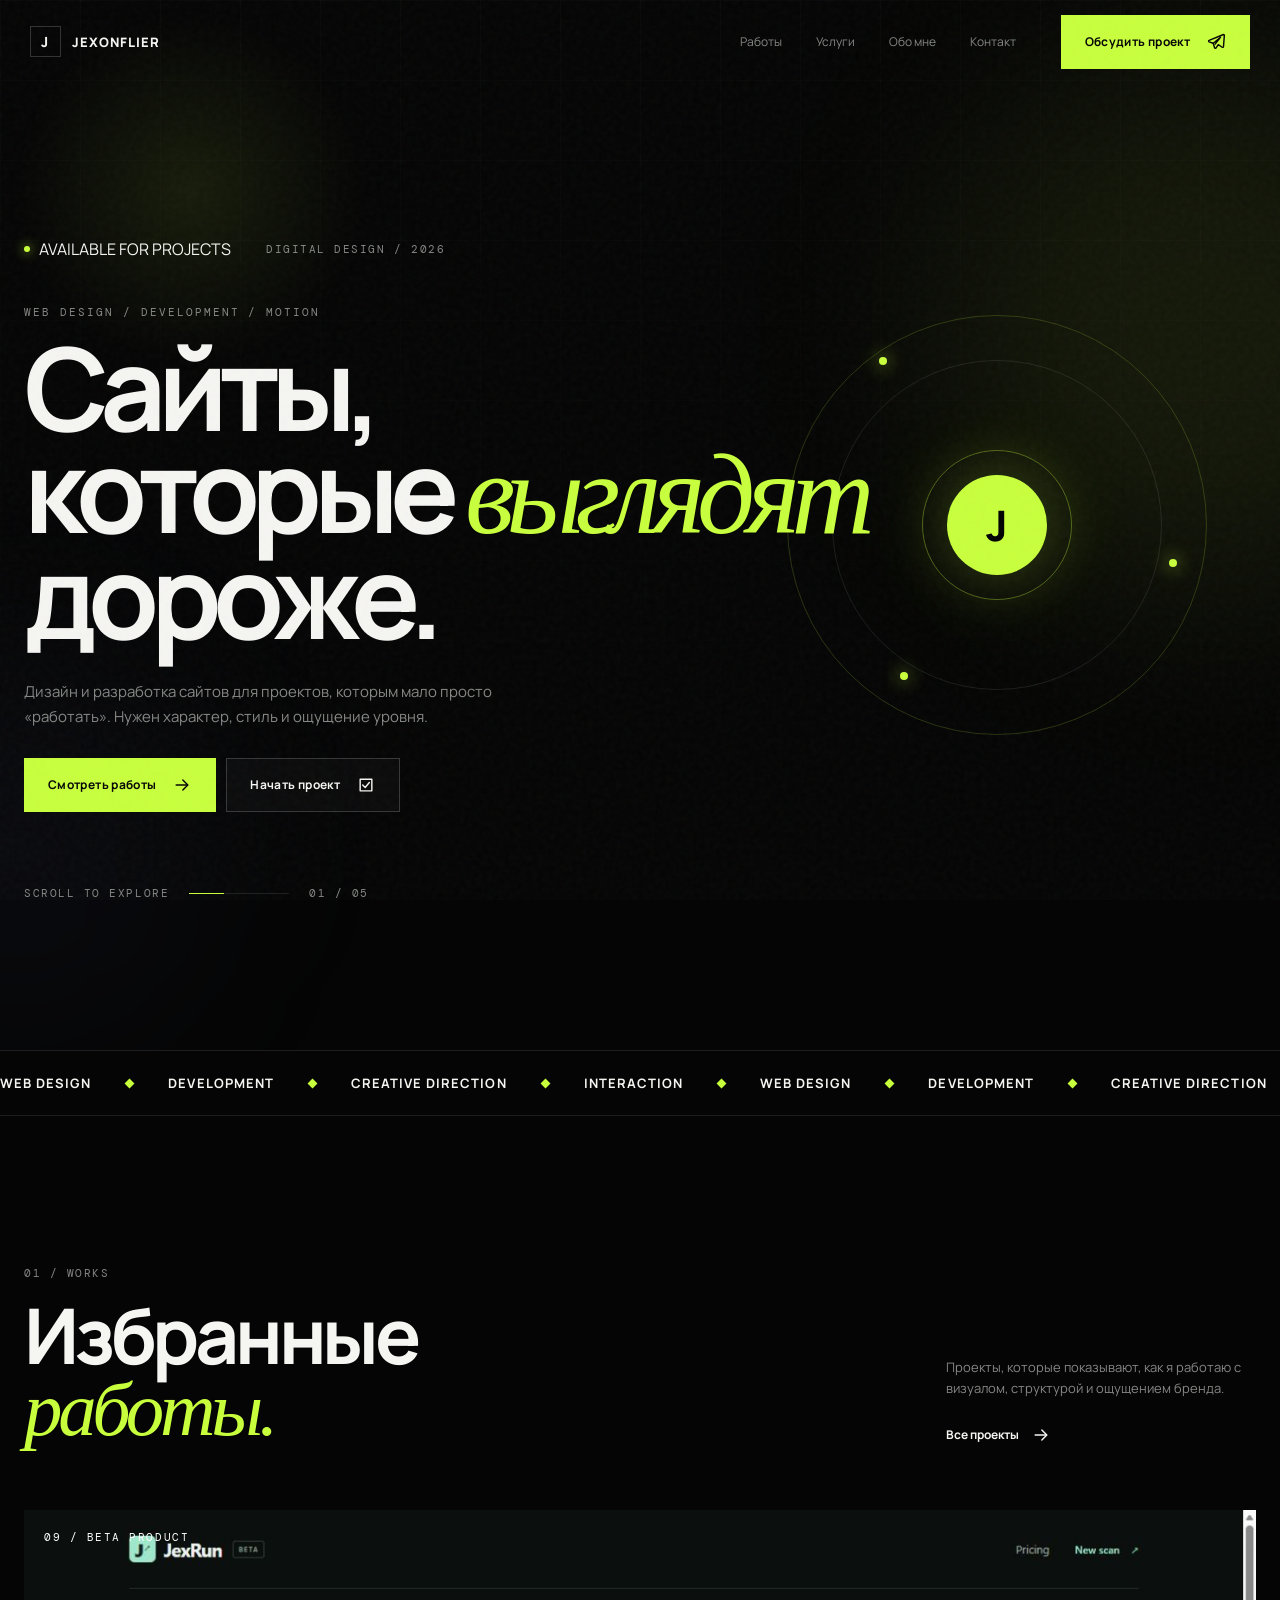
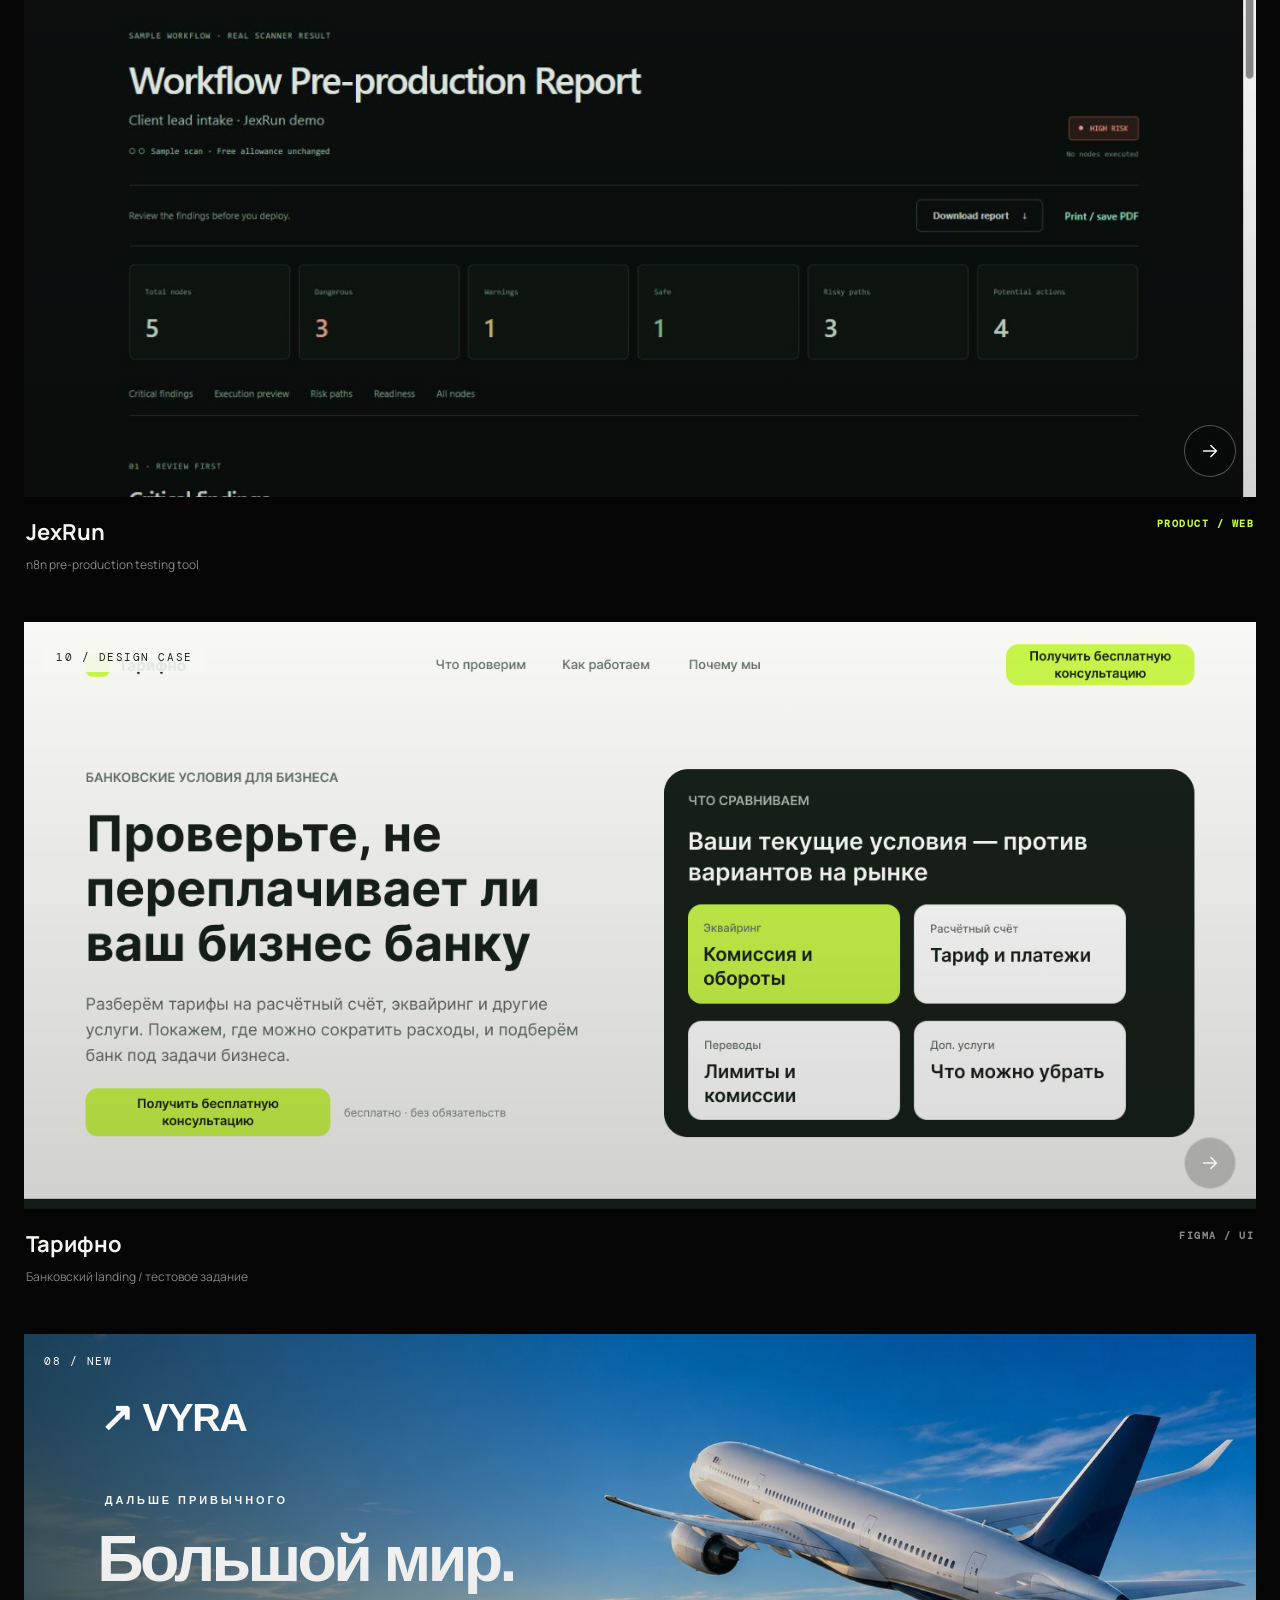
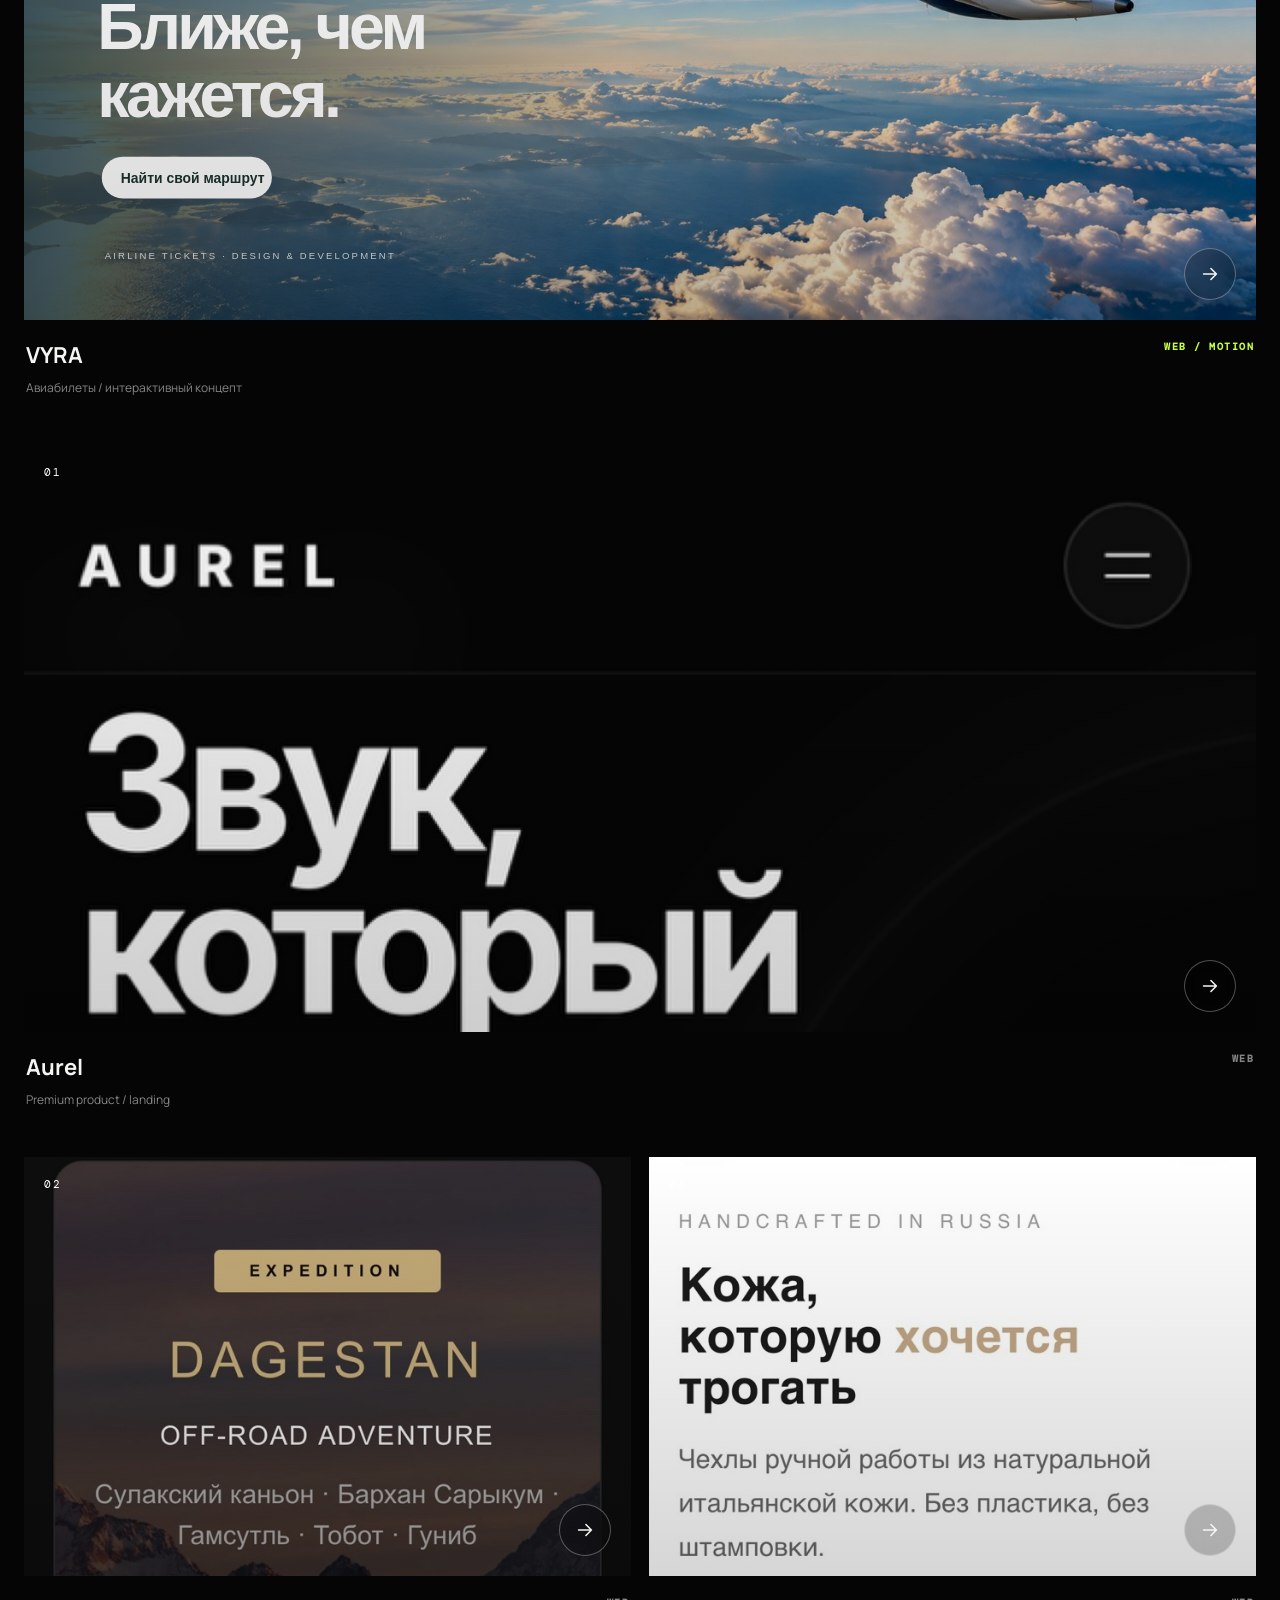
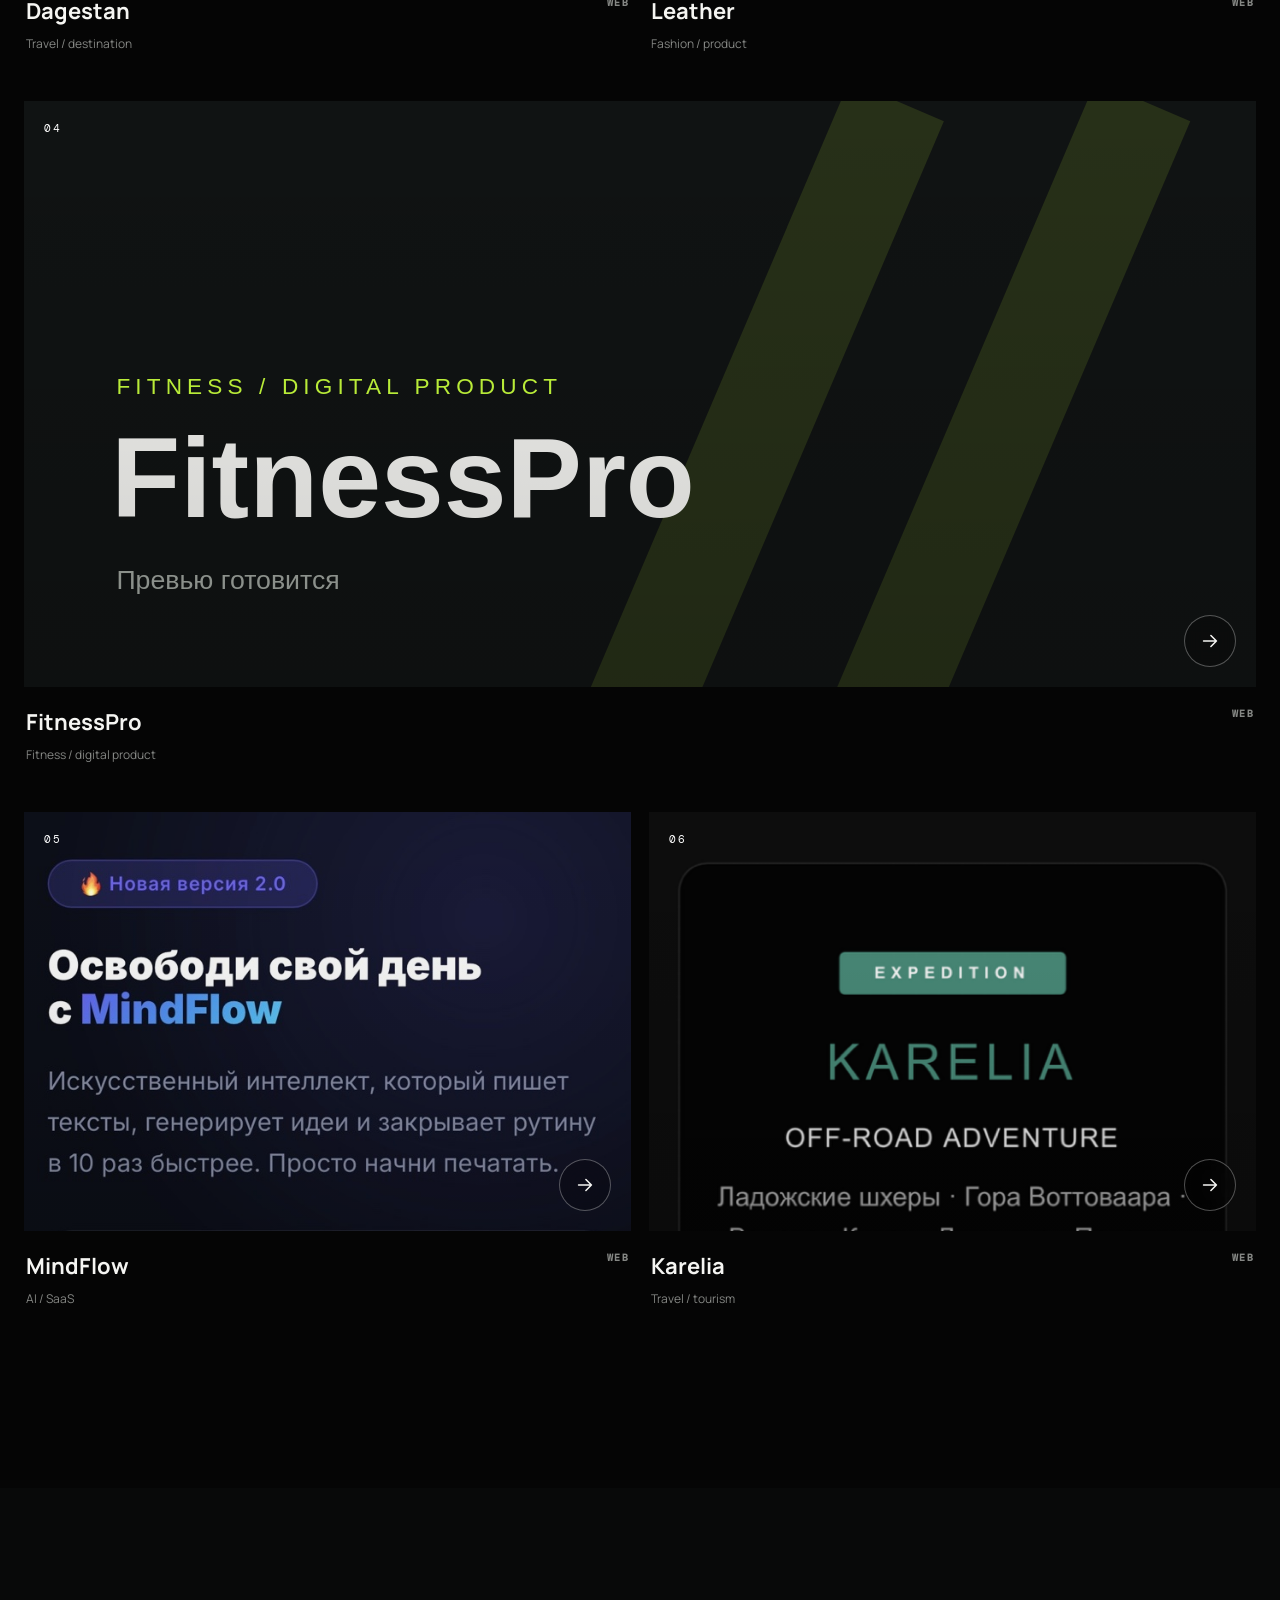
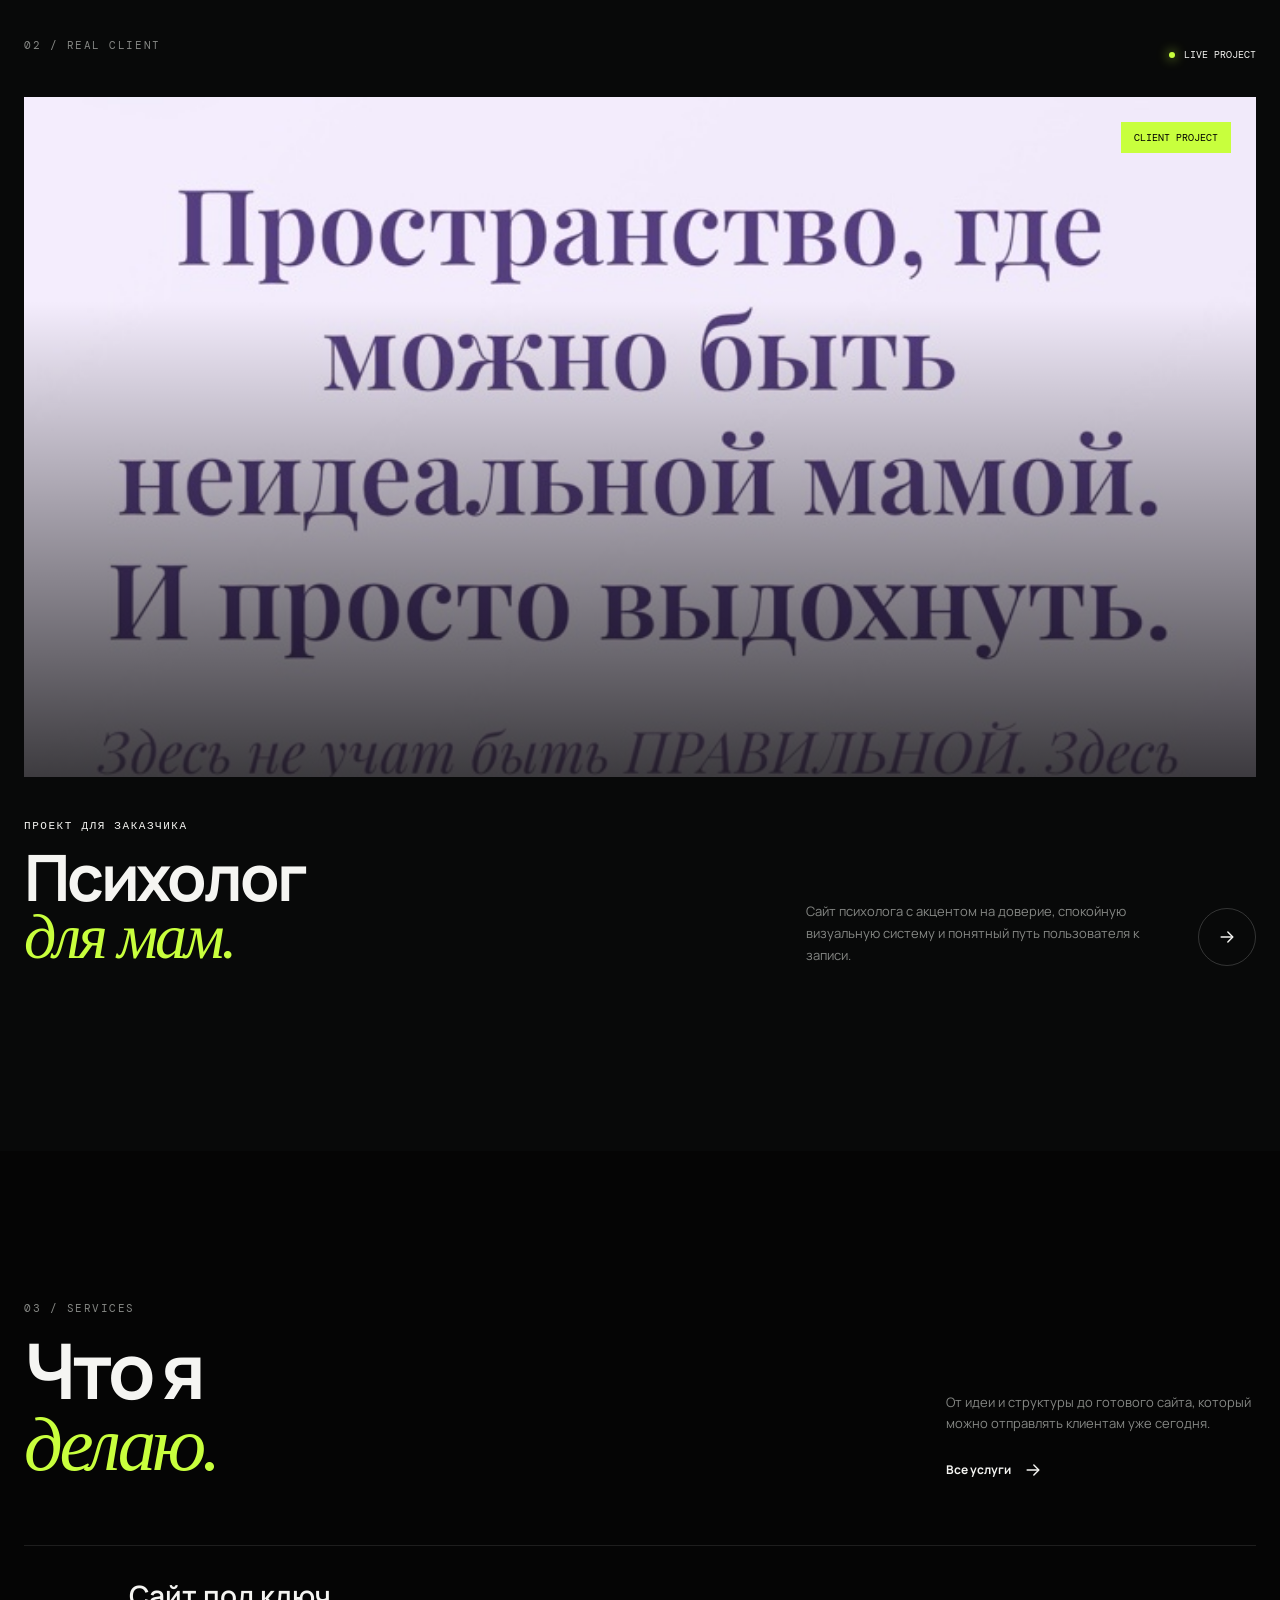
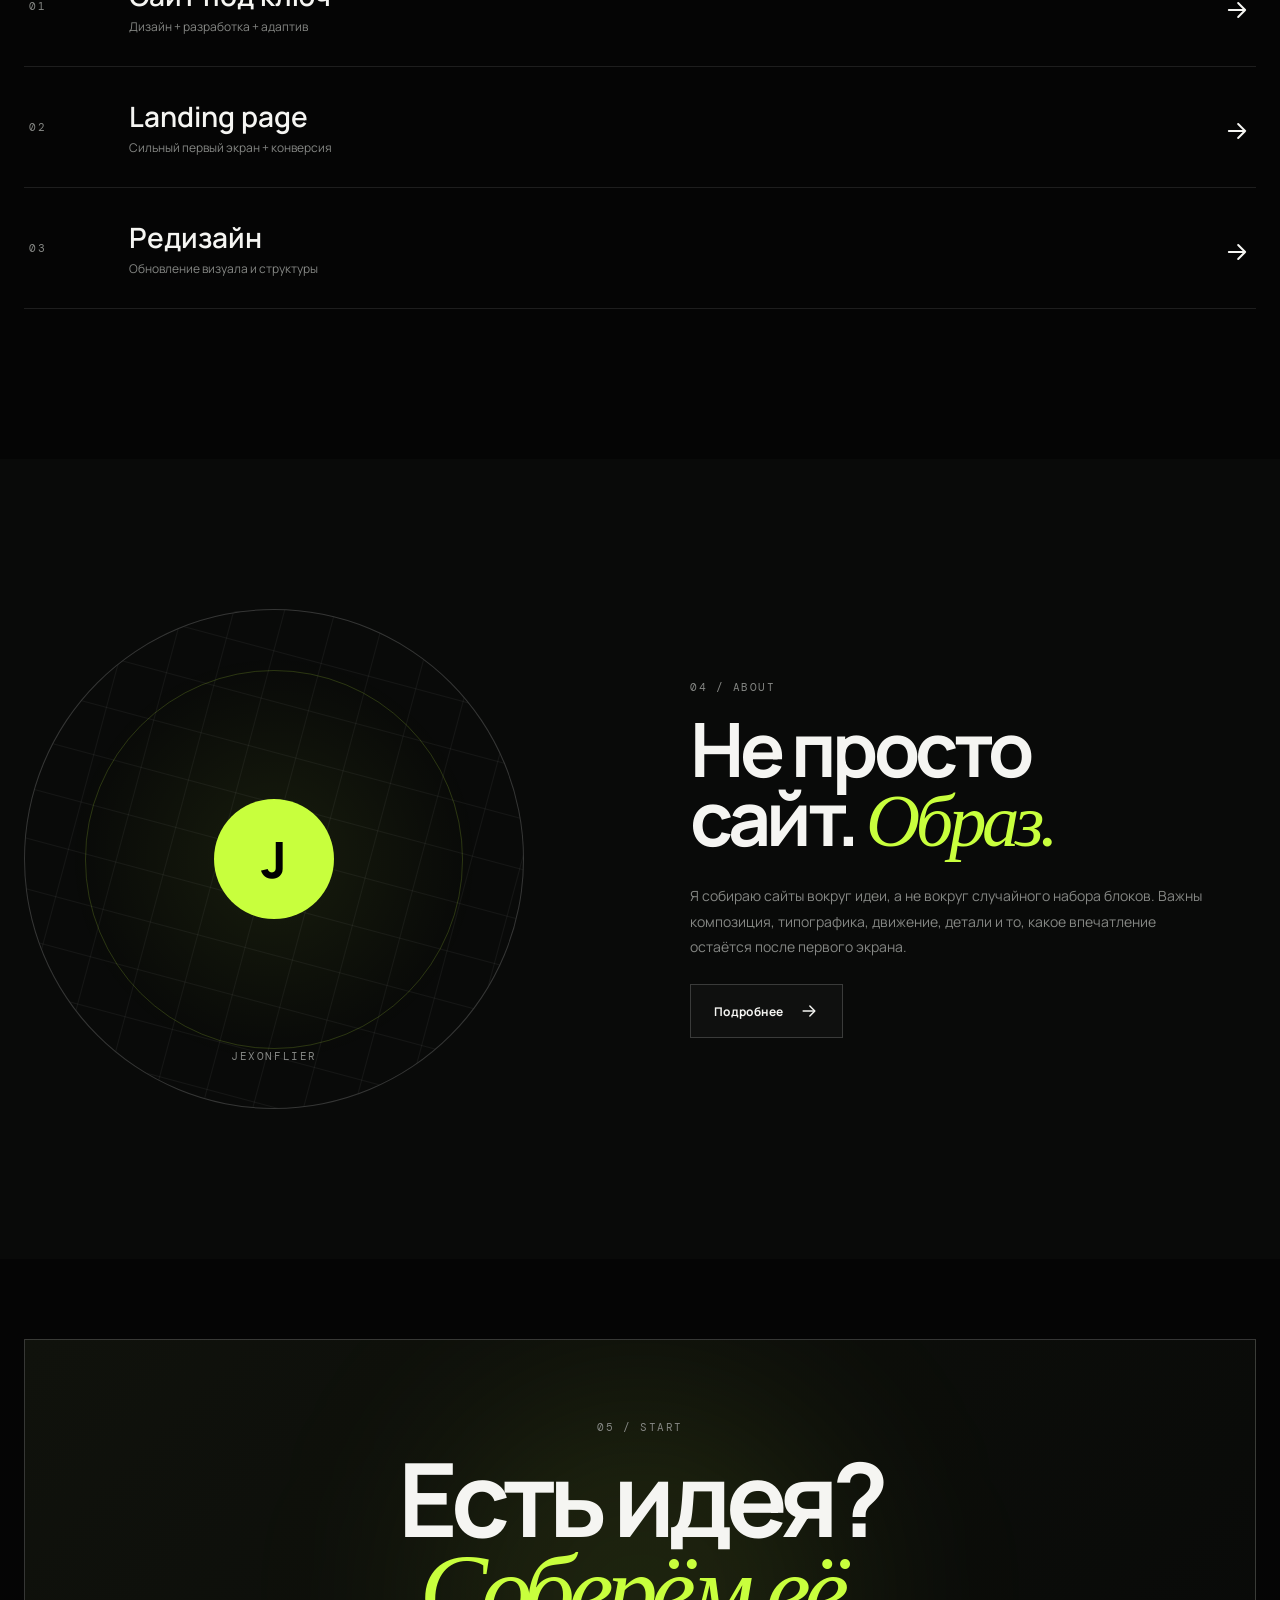
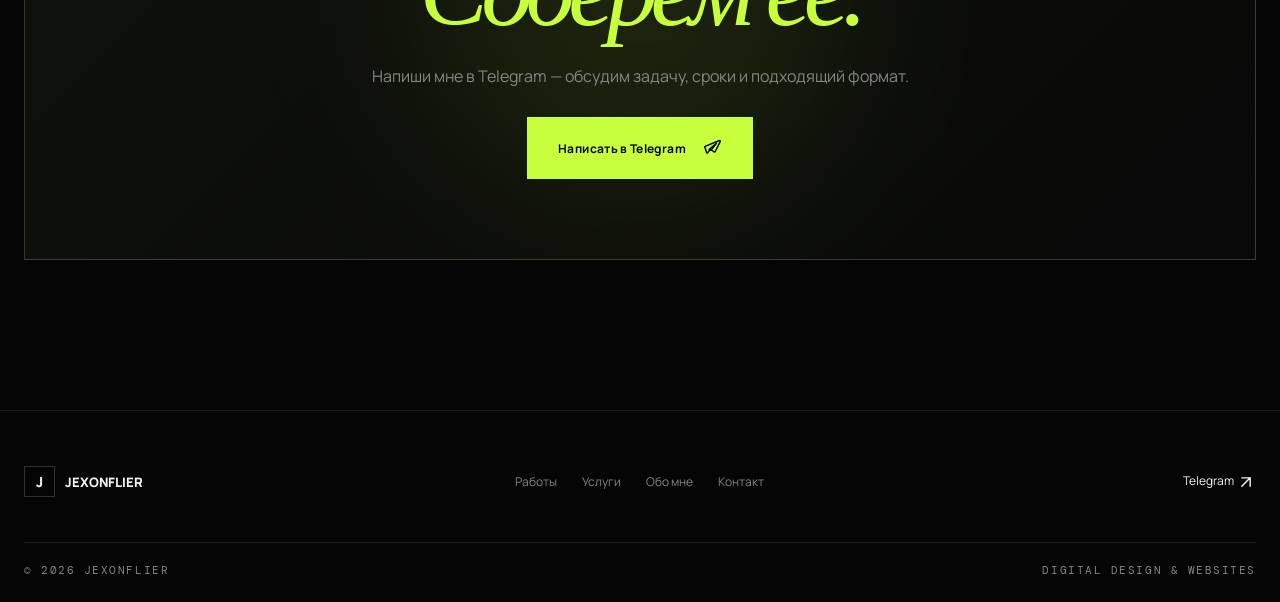
<file: index.html>
<!-- index.html -->
<!doctype html>
<html lang="ru">
<head>
  <meta charset="UTF-8">
  <meta name="viewport" content="width=device-width,initial-scale=1,viewport-fit=cover">
  <meta name="theme-color" content="#050505">
  <meta name="description" content="JEXONFLIER — Digital Design & Websites">
  <title>JEXONFLIER — Digital Design & Websites</title>
  <link rel="preconnect" href="https://fonts.googleapis.com">
  <link rel="preconnect" href="https://fonts.gstatic.com" crossorigin>
  <link href="https://fonts.googleapis.com/css2?family=DM+Mono:wght@400;500&family=Manrope:wght@400;500;600;700;800&display=swap" rel="stylesheet">
  <link rel="stylesheet" href="style.css?v=8-svg-icons">
</head>

<body>
  <div class="loader" id="loader">
    <div class="loader__top"><b>JEXONFLIER</b><span id="loaderPercent">00</span></div>
    <div class="loader__line"><span></span></div>
  </div>

  <div class="noise"></div>
  <div class="cursor-glow" id="cursorGlow"></div>
  <div class="scroll-progress" id="scrollProgress"></div>

  <header class="header" id="header">
    <a href="#home" class="logo magnetic">
      <span class="logo__mark">J</span><span>JEXONFLIER</span>
    </a>

    <nav class="desktop-nav">
      <a href="#works">Работы</a>
      <a href="#services">Услуги</a>
      <a href="#about">Обо мне</a>
      <a href="#contact">Контакт</a>
    </nav>

    <a class="button button--lime magnetic header-cta"
       href="https://t.me/Jexonflier" target="_blank" rel="noopener">
      <span>Обсудить проект</span>
      <svg viewBox="0 0 24 24"><path d="M21 3 3.7 10.1c-.8.3-.8 1.4 0 1.7l4.9 1.7 1.8 5.6c.2.7 1.1.8 1.5.2l2.8-4.1 4.8 3.1c.6.4 1.4 0 1.5-.7L22 4c.1-.7-.4-1-1-1Z"/><path d="m8.7 13.5 8.7-7.2-6.5 8.3"/></svg>
    </a>

    <button class="menu-toggle" id="menuToggle" aria-label="Меню" aria-expanded="false">
      <span></span><span></span>
    </button>
  </header>

  <div class="mobile-menu" id="mobileMenu">
    <div class="mobile-menu__inner">
      <span class="mobile-menu__label mono">NAVIGATION</span>
      <nav>
        <a href="#home">Главная</a>
        <a href="#works">Работы</a>
        <a href="#services">Услуги</a>
        <a href="#about">Обо мне</a>
        <a href="#contact">Контакт</a>
      </nav>
      <a href="https://t.me/Jexonflier" target="_blank" rel="noopener" class="button button--lime">Telegram</a>
    </div>
  </div>

  <main id="app">

    <section class="page page--home" data-page="home">

      <section class="hero section">
        <div class="hero__grid"></div>
        <div class="hero__glow hero__glow--one"></div>
        <div class="hero__glow hero__glow--two"></div>

        <div class="container hero__inner">
          <div class="hero__meta reveal">
            <span class="status"><i></i>AVAILABLE FOR PROJECTS</span>
            <span class="mono">DIGITAL DESIGN / 2026</span>
          </div>

          <div class="hero__title-wrap">
            <p class="eyebrow reveal">WEB DESIGN / DEVELOPMENT / MOTION</p>

            <h1 class="hero__title reveal">
              Сайты,<br>
              которые <em>выглядят</em><br>
              дороже.
            </h1>

            <p class="hero__copy reveal">
              Дизайн и разработка сайтов для проектов,
              которым мало просто «работать».
              Нужен характер, стиль и ощущение уровня.
            </p>
          </div>

          <div class="hero__actions reveal">
            <a href="#works" class="button button--lime magnetic">
              <span>Смотреть работы</span>
              <svg viewBox="0 0 24 24"><path d="M5 12h13"/><path d="m13 6 6 6-6 6"/></svg>
            </a>

            <a href="#contact" class="button button--ghost magnetic">
              <span>Начать проект</span>
              <svg viewBox="0 0 24 24"><path d="M5 5h14v14H5z"/><path d="m8 12 3 3 5-6"/></svg>
            </a>
          </div>

          <div class="hero-orbit" data-parallax="0.08">
            <div class="orbit-ring orbit-ring--one"></div>
            <div class="orbit-ring orbit-ring--two"></div>
            <div class="orbit-core"><div class="orbit-core__inner">J</div></div>
            <div class="orbit-dot orbit-dot--one"></div>
            <div class="orbit-dot orbit-dot--two"></div>
            <div class="orbit-dot orbit-dot--three"></div>
          </div>

          <div class="hero__bottom reveal">
            <span class="mono">SCROLL TO EXPLORE</span>
            <div class="scroll-line"><span></span></div>
            <span class="mono">01 / 05</span>
          </div>
        </div>
      </section>

      <section class="marquee-section">
        <div class="marquee">
          <div class="marquee__track">
            <span>WEB DESIGN</span><b></b>
            <span>DEVELOPMENT</span><b></b>
            <span>CREATIVE DIRECTION</span><b></b>
            <span>INTERACTION</span><b></b>
            <span>WEB DESIGN</span><b></b>
            <span>DEVELOPMENT</span><b></b>
            <span>CREATIVE DIRECTION</span><b></b>
            <span>INTERACTION</span><b></b>
          </div>
        </div>
      </section>

      <section class="section works-preview" id="works">
        <div class="container">
          <div class="section-heading reveal">
            <div>
              <span class="section-index mono">01 / WORKS</span>
              <h2>Избранные<br><em>работы.</em></h2>
            </div>
            <div class="section-heading__side">
              <p>Проекты, которые показывают, как я работаю с визуалом, структурой и ощущением бренда.</p>
              <a href="#works" class="text-link">Все проекты <svg viewBox="0 0 24 24"><path d="M5 12h13"/><path d="m13 6 6 6-6 6"/></svg></a>
            </div>
          </div>

          <div class="projects-grid">
            <article class="project-card project-card--wide tilt reveal" data-project="jexrun" data-tilt>
              <a href="#project/jexrun" class="project-card__link">
                <div class="project-card__image project-card__image--product">
                  <img src="images/JEXRUN-REPORT.jpg" alt="JexRun — настоящий pre-production report опубликованной Beta" loading="lazy" width="1425" height="990">
                  <div class="project-card__overlay"></div>
                  <span class="project-card__number mono">09 / BETA PRODUCT</span>
                  <span class="project-card__open" aria-hidden="true"><svg class="portfolio-arrow" viewBox="0 0 24 24" aria-hidden="true" focusable="false"><path d="M5 12h14m-6-6 6 6-6 6"/></svg></span>
                </div>
                <div class="project-card__info"><div><h3>JexRun</h3><span>n8n pre-production testing tool</span></div><b class="lime-text">PRODUCT / WEB</b></div>
              </a>
            </article>

            <article class="project-card project-card--wide tilt reveal" data-project="tarifno" data-tilt>
              <a href="#project/tarifno" class="project-card__link">
                <div class="project-card__image project-card__image--design">
                  <img src="images/BANK-DESKTOP.png" alt="Тарифно — банковский landing, тестовое задание Junior Web Designer" loading="lazy" width="1440" height="2924">
                  <div class="project-card__overlay"></div>
                  <span class="project-card__number mono">10 / DESIGN CASE</span>
                  <span class="project-card__open" aria-hidden="true"><svg class="portfolio-arrow" viewBox="0 0 24 24" aria-hidden="true" focusable="false"><path d="M5 12h14m-6-6 6 6-6 6"/></svg></span>
                </div>
                <div class="project-card__info"><div><h3>Тарифно</h3><span>Банковский landing / тестовое задание</span></div><b>FIGMA / UI</b></div>
              </a>
            </article>

            <article class="project-card project-card--wide tilt reveal" data-project="vyra" data-tilt>
              <a href="#project/vyra" class="project-card__link">
                <div class="project-card__image">
                  <img src="images/VYRA.svg" alt="VYRA — интерактивный концепт сервиса авиабилетов" loading="lazy" width="1680" height="800">
                  <div class="project-card__overlay"></div>
                  <span class="project-card__number mono">08 / NEW</span>
                  <span class="project-card__open" aria-hidden="true"><svg class="portfolio-arrow" viewBox="0 0 24 24" aria-hidden="true" focusable="false"><path d="M5 12h14m-6-6 6 6-6 6"/></svg></span>
                </div>
                <div class="project-card__info"><div><h3>VYRA</h3><span>Авиабилеты / интерактивный концепт</span></div><b class="lime-text">WEB / MOTION</b></div>
              </a>
            </article>

            <article class="project-card project-card--large tilt reveal" data-project="aurel" data-tilt>
              <a href="#project/aurel" class="project-card__link">
                <div class="project-card__image">
                  <img src="images/AUREL.png" alt="Aurel" loading="lazy">
                  <div class="project-card__overlay"></div>
                  <span class="project-card__number mono">01</span>
                  <span class="project-card__open" aria-hidden="true"><svg class="portfolio-arrow" viewBox="0 0 24 24" aria-hidden="true" focusable="false"><path d="M5 12h14m-6-6 6 6-6 6"/></svg></span>
                </div>
                <div class="project-card__info"><div><h3>Aurel</h3><span>Premium product / landing</span></div><b>WEB</b></div>
              </a>
            </article>

            <article class="project-card tilt reveal" data-project="dagestan" data-tilt>
              <a href="#project/dagestan" class="project-card__link">
                <div class="project-card__image">
                  <img src="images/DAGESTAN.jpg" alt="Dagestan" loading="lazy">
                  <div class="project-card__overlay"></div>
                  <span class="project-card__number mono">02</span>
                  <span class="project-card__open" aria-hidden="true"><svg class="portfolio-arrow" viewBox="0 0 24 24" aria-hidden="true" focusable="false"><path d="M5 12h14m-6-6 6 6-6 6"/></svg></span>
                </div>
                <div class="project-card__info"><div><h3>Dagestan</h3><span>Travel / destination</span></div><b>WEB</b></div>
              </a>
            </article>

            <article class="project-card tilt reveal" data-project="leather" data-tilt>
              <a href="#project/leather" class="project-card__link">
                <div class="project-card__image">
                  <img src="images/LEATHER.jpg" alt="Leather" loading="lazy">
                  <div class="project-card__overlay"></div>
                  <span class="project-card__number mono">03</span>
                  <span class="project-card__open" aria-hidden="true"><svg class="portfolio-arrow" viewBox="0 0 24 24" aria-hidden="true" focusable="false"><path d="M5 12h14m-6-6 6 6-6 6"/></svg></span>
                </div>
                <div class="project-card__info"><div><h3>Leather</h3><span>Fashion / product</span></div><b>WEB</b></div>
              </a>
            </article>

            <article class="project-card project-card--wide tilt reveal" data-project="fitness" data-tilt>
              <a href="#project/fitness" class="project-card__link">
                <div class="project-card__image">
                  <img src="images/FITNESS.svg" alt="FitnessPro" loading="lazy">
                  <div class="project-card__overlay"></div>
                  <span class="project-card__number mono">04</span>
                  <span class="project-card__open" aria-hidden="true"><svg class="portfolio-arrow" viewBox="0 0 24 24" aria-hidden="true" focusable="false"><path d="M5 12h14m-6-6 6 6-6 6"/></svg></span>
                </div>
                <div class="project-card__info"><div><h3>FitnessPro</h3><span>Fitness / digital product</span></div><b>WEB</b></div>
              </a>
            </article>

            <article class="project-card tilt reveal" data-project="mindflow" data-tilt>
              <a href="#project/mindflow" class="project-card__link">
                <div class="project-card__image">
                  <img src="images/MINDFLOW.jpg" alt="MindFlow" loading="lazy">
                  <div class="project-card__overlay"></div>
                  <span class="project-card__number mono">05</span>
                  <span class="project-card__open" aria-hidden="true"><svg class="portfolio-arrow" viewBox="0 0 24 24" aria-hidden="true" focusable="false"><path d="M5 12h14m-6-6 6 6-6 6"/></svg></span>
                </div>
                <div class="project-card__info"><div><h3>MindFlow</h3><span>AI / SaaS</span></div><b>WEB</b></div>
              </a>
            </article>

            <article class="project-card tilt reveal" data-project="karelia" data-tilt>
              <a href="#project/karelia" class="project-card__link">
                <div class="project-card__image">
                  <img src="images/KARELIA.png" alt="Karelia" loading="lazy">
                  <div class="project-card__overlay"></div>
                  <span class="project-card__number mono">06</span>
                  <span class="project-card__open" aria-hidden="true"><svg class="portfolio-arrow" viewBox="0 0 24 24" aria-hidden="true" focusable="false"><path d="M5 12h14m-6-6 6 6-6 6"/></svg></span>
                </div>
                <div class="project-card__info"><div><h3>Karelia</h3><span>Travel / tourism</span></div><b>WEB</b></div>
              </a>
            </article>
          </div>
        </div>
      </section>

      <section class="client-feature section">
        <div class="container">
          <div class="client-feature__label reveal">
            <span class="section-index mono">02 / REAL CLIENT</span>
            <span class="client-feature__status"><i></i>LIVE PROJECT</span>
          </div>

          <a href="#project/psycholog" class="client-feature__card reveal tilt" data-tilt>
            <div class="client-feature__image">
              <img src="images/PSYCHOLOG_MAM.jpg" alt="Психолог для мам" loading="lazy">
              <div class="client-feature__overlay"></div>
              <div class="client-feature__badge">CLIENT PROJECT</div>
            </div>

            <div class="client-feature__content">
              <div><span class="mono">ПРОЕКТ ДЛЯ ЗАКАЗЧИКА</span><h2>Психолог<br><em>для мам.</em></h2></div>
              <div class="client-feature__right">
                <p>Сайт психолога с акцентом на доверие, спокойную визуальную систему и понятный путь пользователя к записи.</p>
                <span class="round-arrow"><svg viewBox="0 0 24 24"><path d="M5 12h13"/><path d="m13 6 6 6-6 6"/></svg></span>
              </div>
            </div>
          </a>
        </div>
      </section>

      <section class="section services-preview">
        <div class="container">
          <div class="section-heading reveal">
            <div><span class="section-index mono">03 / SERVICES</span><h2>Что я<br><em>делаю.</em></h2></div>
            <div class="section-heading__side">
              <p>От идеи и структуры до готового сайта, который можно отправлять клиентам уже сегодня.</p>
              <a href="#services" class="text-link">Все услуги <svg viewBox="0 0 24 24"><path d="M5 12h13"/><path d="m13 6 6 6-6 6"/></svg></a>
            </div>
          </div>

          <div class="services-list">
            <a href="#services" class="service-row reveal magnetic"><span class="service-row__num mono">01</span><div class="service-row__title"><h3>Сайт под ключ</h3><span>Дизайн + разработка + адаптив</span></div><span class="service-row__icon"><svg class="portfolio-arrow" viewBox="0 0 24 24" aria-hidden="true" focusable="false"><path d="M5 12h14m-6-6 6 6-6 6"/></svg></span></a>
            <a href="#services" class="service-row reveal magnetic"><span class="service-row__num mono">02</span><div class="service-row__title"><h3>Landing page</h3><span>Сильный первый экран + конверсия</span></div><span class="service-row__icon"><svg class="portfolio-arrow" viewBox="0 0 24 24" aria-hidden="true" focusable="false"><path d="M5 12h14m-6-6 6 6-6 6"/></svg></span></a>
            <a href="#services" class="service-row reveal magnetic"><span class="service-row__num mono">03</span><div class="service-row__title"><h3>Редизайн</h3><span>Обновление визуала и структуры</span></div><span class="service-row__icon"><svg class="portfolio-arrow" viewBox="0 0 24 24" aria-hidden="true" focusable="false"><path d="M5 12h14m-6-6 6 6-6 6"/></svg></span></a>
          </div>
        </div>
      </section>

      <section class="section about-preview">
        <div class="container about-preview__grid">
          <div class="about-preview__visual reveal">
            <div class="about-orb"><div class="about-orb__grid"></div><div class="about-orb__center">J</div><span class="about-orb__label mono">JEXONFLIER</span></div>
          </div>

          <div class="about-preview__content reveal">
            <span class="section-index mono">04 / ABOUT</span>
            <h2>Не просто<br>сайт. <em>Образ.</em></h2>
            <p>Я собираю сайты вокруг идеи, а не вокруг случайного набора блоков. Важны композиция, типографика, движение, детали и то, какое впечатление остаётся после первого экрана.</p>
            <a href="#about" class="button button--ghost magnetic"><span>Подробнее</span><svg viewBox="0 0 24 24"><path d="M5 12h13"/><path d="m13 6 6 6-6 6"/></svg></a>
          </div>
        </div>
      </section>

      <section class="section final-cta">
        <div class="container">
          <div class="final-cta__box reveal">
            <div class="final-cta__glow"></div>
            <span class="section-index mono">05 / START</span>
            <h2>Есть идея?<br><em>Соберём её.</em></h2>
            <p>Напиши мне в Telegram — обсудим задачу, сроки и подходящий формат.</p>
            <a href="https://t.me/Jexonflier" target="_blank" rel="noopener" class="button button--lime button--large magnetic">
              <span>Написать в Telegram</span>
              <svg viewBox="0 0 24 24"><path d="M21 3 3.7 10.1c-.8.3-.8 1.4 0 1.7l1.8 5.6c.2.7 1.1.8 1.5.2l2.8-4.1 4.8 3.1c.6.4 1.4 0 1.5-.7L22 4c.1-.7-.4-1-1-1Z"/><path d="m8.7 13.5 8.7-7.2-6.5 8.3"/></svg>
            </a>
          </div>
        </div>
      </section>
    </section>

    <section class="page inner-page" data-page="works">
      <div class="container inner-page__top">
        <span class="section-index mono reveal">01 / WORKS</span>
        <h1 class="inner-page__title reveal">Все<br><em>работы.</em></h1>
        <p class="inner-page__intro reveal">Подборка сайтов, лендингов и digital-проектов. Каждый проект собран с нуля под свою задачу.</p>
      </div>
      <div class="container"><div class="projects-grid projects-grid--all">

        <article class="project-card project-card--wide tilt reveal" data-project="jexrun" data-tilt>
          <a href="#project/jexrun" class="project-card__link">
            <div class="project-card__image project-card__image--product">
              <img src="images/JEXRUN-REPORT.jpg" alt="JexRun — настоящий pre-production report опубликованной Beta" loading="lazy" width="1425" height="990">
              <div class="project-card__overlay"></div>
              <span class="project-card__number mono">09 / BETA PRODUCT</span>
              <span class="project-card__open" aria-hidden="true"><svg class="portfolio-arrow" viewBox="0 0 24 24" aria-hidden="true" focusable="false"><path d="M5 12h14m-6-6 6 6-6 6"/></svg></span>
            </div>
            <div class="project-card__info"><div><h3>JexRun</h3><span>n8n pre-production testing tool</span></div><b class="lime-text">PRODUCT / WEB</b></div>
          </a>
        </article>

        <article class="project-card project-card--wide tilt reveal" data-project="tarifno" data-tilt>
          <a href="#project/tarifno" class="project-card__link">
            <div class="project-card__image project-card__image--design">
              <img src="images/BANK-DESKTOP.png" alt="Тарифно — банковский landing, тестовое задание Junior Web Designer" loading="lazy" width="1440" height="2924">
              <div class="project-card__overlay"></div>
              <span class="project-card__number mono">10 / DESIGN CASE</span>
              <span class="project-card__open" aria-hidden="true"><svg class="portfolio-arrow" viewBox="0 0 24 24" aria-hidden="true" focusable="false"><path d="M5 12h14m-6-6 6 6-6 6"/></svg></span>
            </div>
            <div class="project-card__info"><div><h3>Тарифно</h3><span>Банковский landing / тестовое задание</span></div><b>FIGMA / UI</b></div>
          </a>
        </article>

            <article class="project-card project-card--wide tilt reveal" data-project="vyra" data-tilt>
              <a href="#project/vyra" class="project-card__link">
                <div class="project-card__image">
                  <img src="images/VYRA.svg" alt="VYRA — интерактивный концепт сервиса авиабилетов" loading="lazy" width="1680" height="800">
                  <div class="project-card__overlay"></div>
                  <span class="project-card__number mono">08 / NEW</span>
                  <span class="project-card__open" aria-hidden="true"><svg class="portfolio-arrow" viewBox="0 0 24 24" aria-hidden="true" focusable="false"><path d="M5 12h14m-6-6 6 6-6 6"/></svg></span>
                </div>
                <div class="project-card__info"><div><h3>VYRA</h3><span>Авиабилеты / интерактивный концепт</span></div><b class="lime-text">WEB / MOTION</b></div>
              </a>
            </article>

        <article class="project-card project-card--large tilt reveal" data-tilt><a href="#project/aurel" class="project-card__link"><div class="project-card__image"><img src="images/AUREL.png" alt="Aurel"><div class="project-card__overlay"></div><span class="project-card__number mono">01</span><span class="project-card__open" aria-hidden="true"><svg class="portfolio-arrow" viewBox="0 0 24 24" aria-hidden="true" focusable="false"><path d="M5 12h14m-6-6 6 6-6 6"/></svg></span></div><div class="project-card__info"><div><h3>Aurel</h3><span>Premium product / landing</span></div><b>WEB</b></div></a></article>
        <article class="project-card tilt reveal" data-tilt><a href="#project/dagestan" class="project-card__link"><div class="project-card__image"><img src="images/DAGESTAN.jpg" alt="Dagestan"><div class="project-card__overlay"></div><span class="project-card__number mono">02</span><span class="project-card__open" aria-hidden="true"><svg class="portfolio-arrow" viewBox="0 0 24 24" aria-hidden="true" focusable="false"><path d="M5 12h14m-6-6 6 6-6 6"/></svg></span></div><div class="project-card__info"><div><h3>Dagestan</h3><span>Travel / destination</span></div><b>WEB</b></div></a></article>
        <article class="project-card tilt reveal" data-tilt><a href="#project/leather" class="project-card__link"><div class="project-card__image"><img src="images/LEATHER.jpg" alt="Leather"><div class="project-card__overlay"></div><span class="project-card__number mono">03</span><span class="project-card__open" aria-hidden="true"><svg class="portfolio-arrow" viewBox="0 0 24 24" aria-hidden="true" focusable="false"><path d="M5 12h14m-6-6 6 6-6 6"/></svg></span></div><div class="project-card__info"><div><h3>Leather</h3><span>Fashion / product</span></div><b>WEB</b></div></a></article>
        <article class="project-card project-card--wide tilt reveal" data-tilt><a href="#project/fitness" class="project-card__link"><div class="project-card__image"><img src="images/FITNESS.svg" alt="FitnessPro"><div class="project-card__overlay"></div><span class="project-card__number mono">04</span><span class="project-card__open" aria-hidden="true"><svg class="portfolio-arrow" viewBox="0 0 24 24" aria-hidden="true" focusable="false"><path d="M5 12h14m-6-6 6 6-6 6"/></svg></span></div><div class="project-card__info"><div><h3>FitnessPro</h3><span>Fitness / digital product</span></div><b>WEB</b></div></a></article>
        <article class="project-card tilt reveal" data-tilt><a href="#project/mindflow" class="project-card__link"><div class="project-card__image"><img src="images/MINDFLOW.jpg" alt="MindFlow"><div class="project-card__overlay"></div><span class="project-card__number mono">05</span><span class="project-card__open" aria-hidden="true"><svg class="portfolio-arrow" viewBox="0 0 24 24" aria-hidden="true" focusable="false"><path d="M5 12h14m-6-6 6 6-6 6"/></svg></span></div><div class="project-card__info"><div><h3>MindFlow</h3><span>AI / SaaS</span></div><b>WEB</b></div></a></article>
        <article class="project-card tilt reveal" data-tilt><a href="#project/karelia" class="project-card__link"><div class="project-card__image"><img src="images/KARELIA.png" alt="Karelia"><div class="project-card__overlay"></div><span class="project-card__number mono">06</span><span class="project-card__open" aria-hidden="true"><svg class="portfolio-arrow" viewBox="0 0 24 24" aria-hidden="true" focusable="false"><path d="M5 12h14m-6-6 6 6-6 6"/></svg></span></div><div class="project-card__info"><div><h3>Karelia</h3><span>Travel / tourism</span></div><b>WEB</b></div></a></article>
        <article class="project-card project-card--large tilt reveal" data-tilt><a href="#project/psycholog" class="project-card__link"><div class="project-card__image"><img src="images/PSYCHOLOG_MAM.jpg" alt="Психолог для мам"><div class="project-card__overlay"></div><span class="project-card__number mono">07</span><span class="project-card__open" aria-hidden="true"><svg class="portfolio-arrow" viewBox="0 0 24 24" aria-hidden="true" focusable="false"><path d="M5 12h14m-6-6 6 6-6 6"/></svg></span></div><div class="project-card__info"><div><h3>Психолог для мам</h3><span>Real client / psychology</span></div><b class="lime-text">CLIENT</b></div></a></article>

      </div></div>
    </section>

    <section class="page inner-page" data-page="services">
      <div class="container inner-page__top">
        <span class="section-index mono reveal">02 / SERVICES</span>
        <h1 class="inner-page__title reveal">Услуги<br><em>без лишнего.</em></h1>
        <p class="inner-page__intro reveal">Можно прийти с готовым ТЗ или просто с идеей. Я помогу превратить её в цельный digital-продукт.</p>
      </div>

      <div class="container">
        <div class="services-detail">
          <article class="service-detail reveal"><div class="service-detail__head"><span class="mono">01</span><b><svg class="portfolio-arrow" viewBox="0 0 24 24" aria-hidden="true" focusable="false"><path d="M7 17 17 7M7 7h10v10"/></svg></b></div><h2>Сайт под ключ</h2><p>Полный цикл: структура, визуальная концепция, дизайн, адаптивная вёрстка, анимации и финальная сборка проекта.</p><ul><li>Уникальный дизайн</li><li>Адаптация под телефон</li><li>Анимации и интерактив</li><li>Готовность к публикации</li></ul></article>
          <article class="service-detail reveal"><div class="service-detail__head"><span class="mono">02</span><b><svg class="portfolio-arrow" viewBox="0 0 24 24" aria-hidden="true" focusable="false"><path d="M7 17 17 7M7 7h10v10"/></svg></b></div><h2>Landing page</h2><p>Одностраничный сайт для продукта, услуги, специалиста или запуска. Фокус на первом впечатлении и понятном действии.</p><ul><li>Продающая структура</li><li>Сильный первый экран</li><li>Мобильная версия</li><li>CTA и микроанимации</li></ul></article>
          <article class="service-detail reveal"><div class="service-detail__head"><span class="mono">03</span><b><svg class="portfolio-arrow" viewBox="0 0 24 24" aria-hidden="true" focusable="false"><path d="M7 17 17 7M7 7h10v10"/></svg></b></div><h2>Редизайн</h2><p>Если сайт выглядит устаревшим, сохраняем основу и полностью обновляем визуальную систему.</p><ul><li>Аудит текущего сайта</li><li>Новая визуальная система</li><li>Типографика</li><li>UX</li></ul></article>
          <article class="service-detail reveal"><div class="service-detail__head"><span class="mono">04</span><b><svg class="portfolio-arrow" viewBox="0 0 24 24" aria-hidden="true" focusable="false"><path d="M7 17 17 7M7 7h10v10"/></svg></b></div><h2>Концепт & UI</h2><p>Визуальная концепция и интерфейс для тех, кто хочет сначала увидеть направление.</p><ul><li>Art direction</li><li>UI-концепт</li><li>Композиция</li><li>Дизайн-система</li></ul></article>
        </div>
      </div>

      <div class="container process">
        <div class="section-heading reveal"><div><span class="section-index mono">03 / PROCESS</span><h2>Как это<br><em>происходит.</em></h2></div></div>
        <div class="process-grid">
          <div class="process-item reveal"><span>01</span><h3>Задача</h3><p>Разбираем цель, аудиторию и формат.</p></div>
          <div class="process-item reveal"><span>02</span><h3>Концепция</h3><p>Определяем визуальное направление.</p></div>
          <div class="process-item reveal"><span>03</span><h3>Сборка</h3><p>Создаю дизайн и рабочий сайт.</p></div>
          <div class="process-item reveal"><span>04</span><h3>Запуск</h3><p>Проверяем детали и публикуем.</p></div>
        </div>
      </div>
    </section>

    <section class="page inner-page" data-page="about">
      <div class="container inner-page__top">
        <span class="section-index mono reveal">03 / ABOUT</span>
        <h1 class="inner-page__title reveal">Дизайн с<br><em>характером.</em></h1>
        <p class="inner-page__intro reveal">JEXONFLIER — подход, в котором сайт должен выглядеть как полноценный бренд.</p>
      </div>

      <div class="container about-page-grid">
        <div class="about-page__visual reveal">
          <div class="about-orb about-orb--large"><div class="about-orb__grid"></div><div class="about-orb__center">J</div><span class="about-orb__label mono">DIGITAL / DESIGN</span></div>
        </div>
        <div class="about-page__text reveal">
          <span class="mono">01 — APPROACH</span>
          <h2>Визуал должен<br><em>запоминаться.</em></h2>
          <p>Я не собираю сайты из случайных готовых решений. Сначала появляется идея, затем композиция, типографика, цвет и только после этого — код.</p>
          <p>Даже небольшой лендинг может ощущаться как законченный продукт: со своей атмосферой, ритмом и деталями.</p>
          <a href="#contact" class="button button--lime magnetic"><span>Обсудить проект</span><svg viewBox="0 0 24 24"><path d="M5 12h13"/><path d="m13 6 6 6-6 6"/></svg></a>
        </div>
      </div>

      <div class="container stats">
        <div class="stat reveal"><strong>10</strong><span>Проектов<br>в портфолио</span></div>
        <div class="stat reveal"><strong>01</strong><span>Реальный<br>клиентский проект</span></div>
        <div class="stat reveal"><strong>∞</strong><span>Внимания<br>к деталям</span></div>
      </div>
    </section>

    <section class="page inner-page contact-page" data-page="contact">
      <div class="container contact-page__top">
        <span class="section-index mono reveal">04 / CONTACT</span>
        <h1 class="contact-page__title reveal">Давай сделаем<br>что-то <em>сильное.</em></h1>
        <p class="contact-page__intro reveal">Расскажи коротко, что тебе нужно. Можно без ТЗ и сложных формулировок.</p>
      </div>

      <div class="container contact-grid">
        <div class="contact-card reveal">
          <span class="mono">DIRECT CONTACT</span>
          <h2>Telegram</h2>
          <p>Самый быстрый способ связаться со мной.</p>
          <a class="contact-link" href="https://t.me/Jexonflier" target="_blank" rel="noopener"><span>@Jexonflier</span><b><svg class="portfolio-arrow" viewBox="0 0 24 24" aria-hidden="true" focusable="false"><path d="M7 17 17 7M7 7h10v10"/></svg></b></a>
        </div>

        <div class="contact-card contact-card--accent reveal">
          <span class="mono">WHAT TO SEND</span>
          <h2>Три вещи.</h2>
          <ol>
            <li><span>01</span>Что за проект</li>
            <li><span>02</span>Какой сайт нужен</li>
            <li><span>03</span>Когда нужен результат</li>
          </ol>
        </div>
      </div>
    </section>

    <section class="page project-page" data-page="project">
      <div class="container project-page__top">
        <a href="#works" class="back-link reveal"><svg class="portfolio-arrow" viewBox="0 0 24 24" aria-hidden="true" focusable="false"><path d="M19 12H5m6-6-6 6 6 6"/></svg><span>Назад к работам</span></a>
        <div class="project-page__meta reveal">
          <span class="section-index mono" id="projectNumber">01 / PROJECT</span>
          <span class="mono" id="projectCategory">WEB</span>
        </div>
        <h1 class="project-page__title reveal" id="projectTitle">Project</h1>
        <p class="project-page__description reveal" id="projectDescription"></p>
        <div class="project-page__actions reveal">
          <a href="#" id="projectLive" class="button button--lime magnetic" target="_blank" rel="noopener">
            <span>Открыть сайт</span><svg class="portfolio-arrow" viewBox="0 0 24 24" aria-hidden="true" focusable="false"><path d="M7 17 17 7M7 7h10v10"/></svg>
          </a>
        <p id="projectAvailability" class="project-availability" hidden>Демо временно недоступно.</p></div>
      </div>

      <div class="container project-page__image-wrap reveal">
        <div class="project-page__image">
          <img id="projectImage" alt="">
          <div class="project-page__image-overlay"></div>
        </div>
      </div>

      <div class="container project-page__bottom">
        <div class="project-info reveal">
          <span class="mono">PROJECT INFO</span>
          <div class="project-info__row"><span>Тип</span><strong id="projectType"></strong></div>
          <div class="project-info__row"><span>Направление</span><strong id="projectField"></strong></div>
          <div class="project-info__row"><span>Роль</span><strong id="projectRole">Design & Development</strong></div>
          <div class="project-info__row" id="projectToolsRow" hidden><span>Инструменты</span><strong id="projectTools"></strong></div>
        </div>
        <a href="#works" class="next-project reveal"><span class="mono">VIEW ALL PROJECTS</span><strong>Все работы <svg class="portfolio-arrow" viewBox="0 0 24 24" aria-hidden="true" focusable="false"><path d="M5 12h14m-6-6 6 6-6 6"/></svg></strong></a>
      </div>
      <div class="container case-details" id="projectDetails" hidden></div>
      <div class="container case-gallery" id="projectGallery" hidden></div>
    </section>
  </main>

  <footer class="footer">
    <div class="container footer__top">
      <a href="#home" class="footer__logo"><span class="logo__mark">J</span><span>JEXONFLIER</span></a>
      <div class="footer__links">
        <a href="#works">Работы</a><a href="#services">Услуги</a><a href="#about">Обо мне</a><a href="#contact">Контакт</a>
      </div>
      <a href="https://t.me/Jexonflier" target="_blank" rel="noopener" class="footer__telegram">Telegram <svg class="portfolio-arrow" viewBox="0 0 24 24" aria-hidden="true" focusable="false"><path d="M7 17 17 7M7 7h10v10"/></svg></a>
    </div>
    <div class="container footer__bottom"><span class="mono">© 2026 JEXONFLIER</span><span class="mono">DIGITAL DESIGN & WEBSITES</span></div>
  </footer>

  <script src="script.js?v=9-svg-icons"></script>
</body>
</html>
</file>
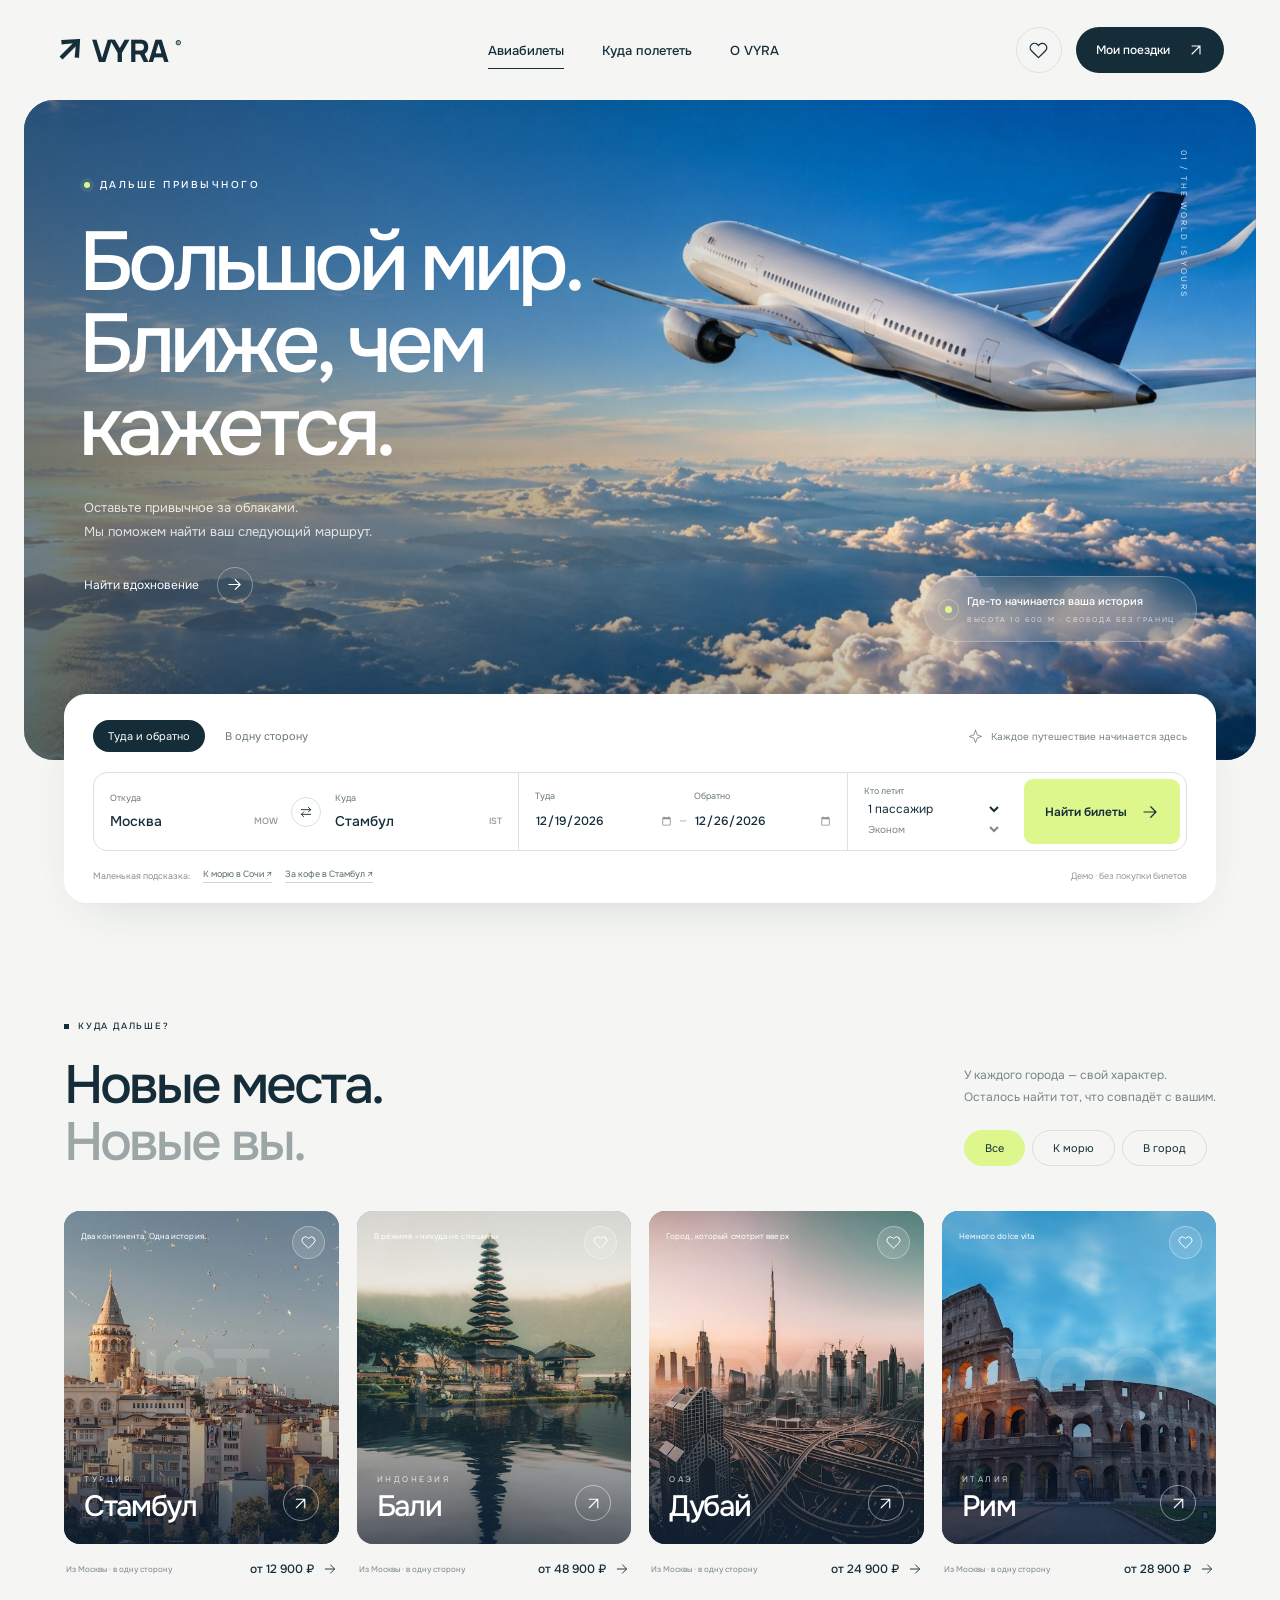
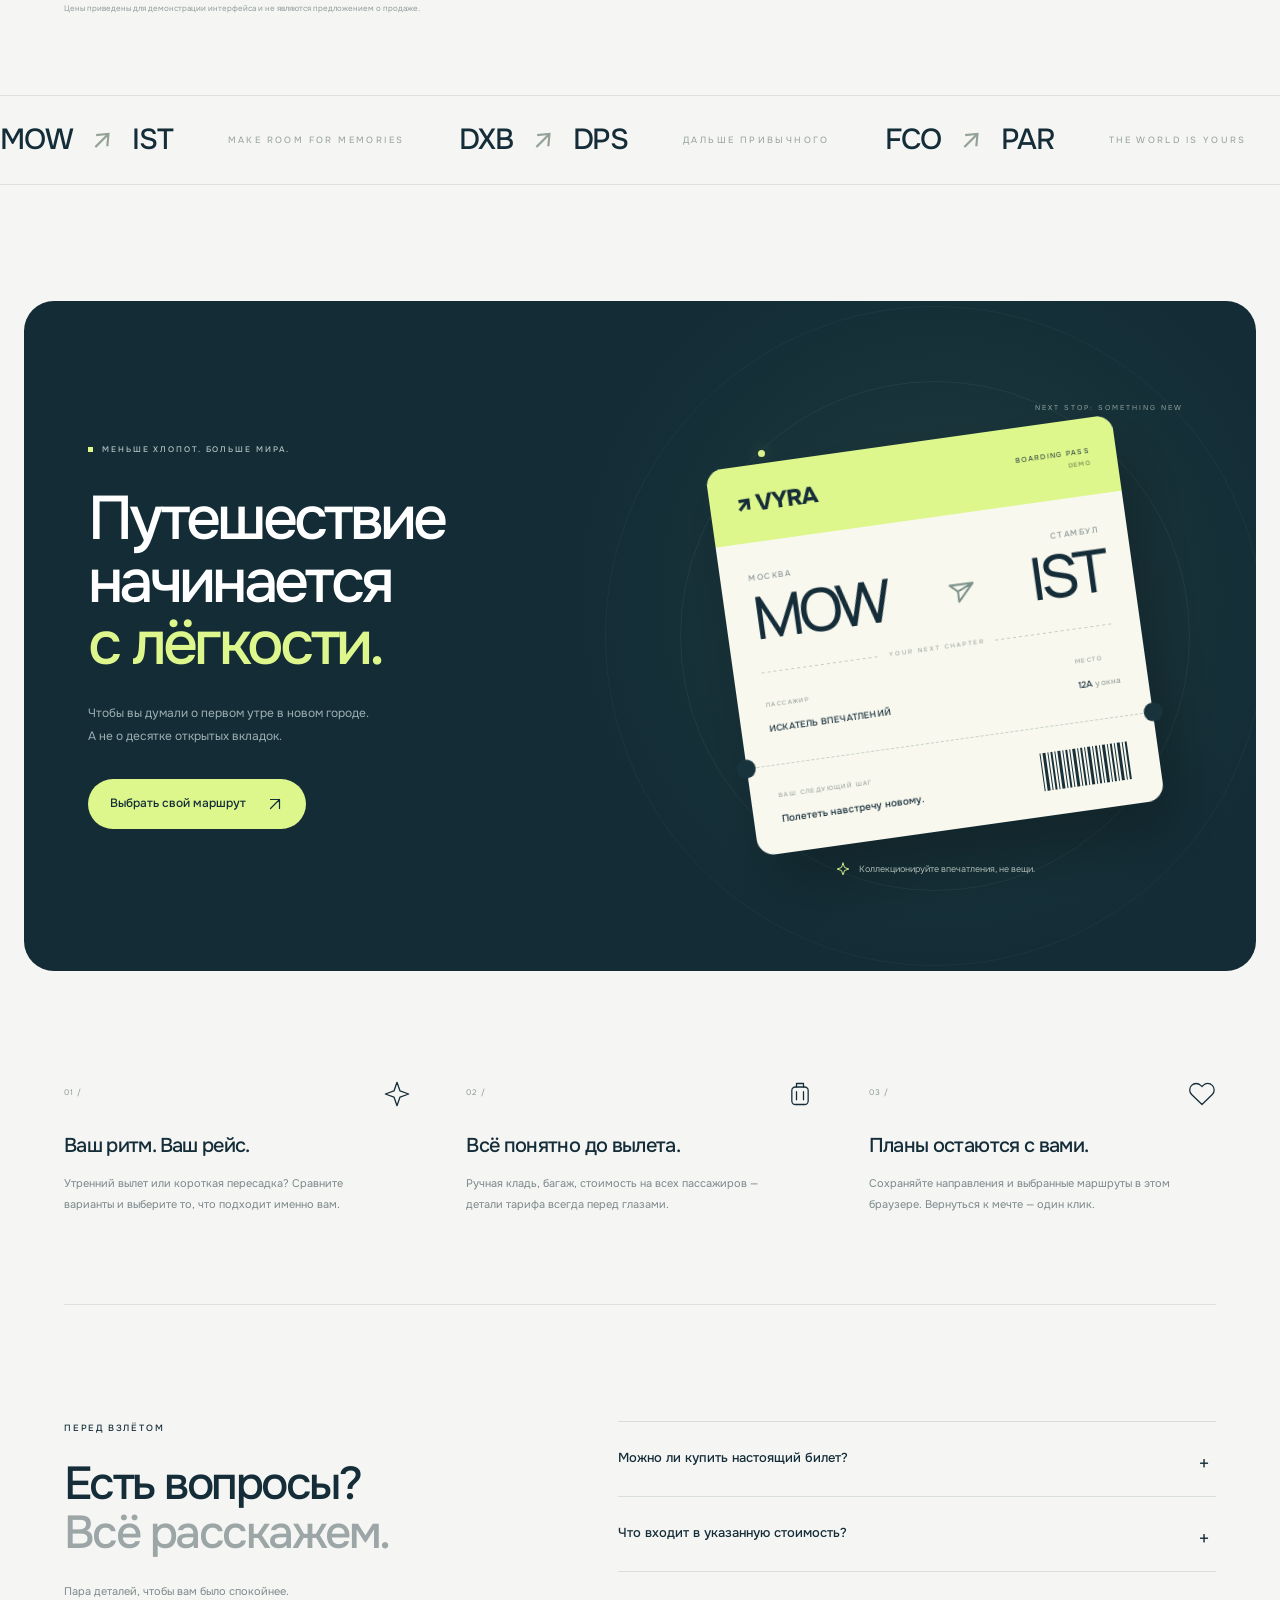
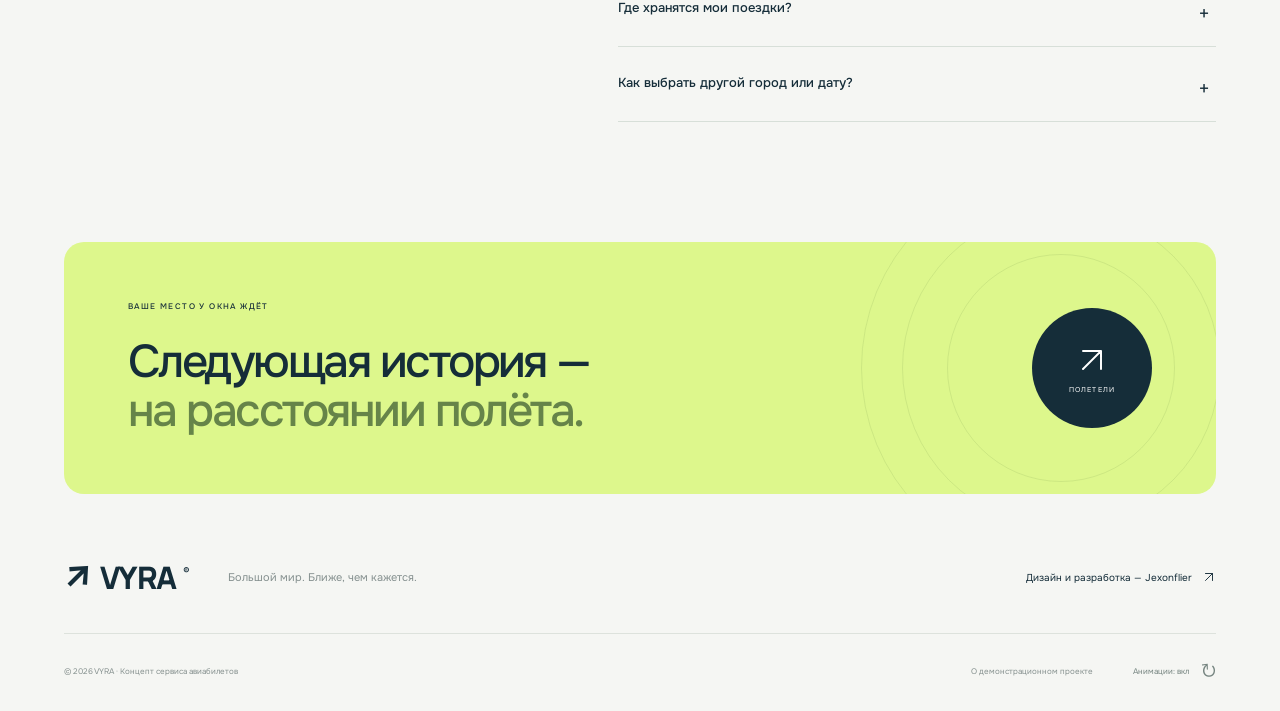
<file: vyra/index.html>
<!doctype html>
<html lang="ru">
<head>
  <meta charset="utf-8">
  <meta name="viewport" content="width=device-width, initial-scale=1, viewport-fit=cover">
  <meta name="theme-color" content="#f5f6f3">
  <meta name="description" content="VYRA — дальше привычного. Дизайн-концепт сервиса авиабилетов: найдите свой маршрут, выберите рейс и сохраните следующую поездку.">
  <meta property="og:title" content="VYRA — дальше привычного">
  <meta property="og:description" content="Большой мир. Ближе, чем кажется. Концепт сервиса авиабилетов от Jexonflier.">
  <meta property="og:image" content="https://jexonflier.ru/vyra/assets/hero.jpg">
  <title>VYRA — дальше привычного</title>
  <link rel="icon" href="assets/favicon.svg" type="image/svg+xml">
  <link rel="preconnect" href="https://fonts.googleapis.com">
  <link rel="preconnect" href="https://fonts.gstatic.com" crossorigin>
  <link href="https://fonts.googleapis.com/css2?family=Manrope:wght@400;500;600;700;800&family=Onest:wght@400;500;600;700;800&display=swap" rel="stylesheet">
  <link rel="preload" as="image" href="assets/hero.jpg">
  <link rel="stylesheet" href="style.css?v=1">
  <script src="app.js?v=1" defer></script>
</head>
<body>
  <a class="skip-link" href="#search">Перейти к поиску</a>
  <svg class="icon-library" xmlns="http://www.w3.org/2000/svg" aria-hidden="true"><defs>
    <symbol id="i-arrow" viewBox="0 0 24 24"><path d="M4 12h15M13 5l7 7-7 7"/></symbol>
    <symbol id="i-north" viewBox="0 0 24 24"><path d="M6 18 18 6M6 6h12v12"/></symbol>
    <symbol id="i-plane" viewBox="0 0 24 24"><path d="m21 3-7 18-3-8-8-3L21 3ZM11 13 21 3"/></symbol>
    <symbol id="i-heart" viewBox="0 0 24 24"><path d="M20.8 4.6a5.5 5.5 0 0 0-7.8 0L12 5.7l-1.1-1.1a5.5 5.5 0 0 0-7.8 7.8L12 21l8.8-8.6a5.5 5.5 0 0 0 0-7.8Z"/></symbol>
    <symbol id="i-check" viewBox="0 0 24 24"><path d="m5 12 4 4L19 6"/></symbol>
    <symbol id="i-close" viewBox="0 0 24 24"><path d="m6 6 12 12M6 18 18 6"/></symbol>
    <symbol id="i-swap" viewBox="0 0 24 24"><path d="M4 8h16m-4-4 4 4-4 4M20 16H4m4 4-4-4 4-4"/></symbol>
    <symbol id="i-bag" viewBox="0 0 24 24"><rect x="5" y="6" width="14" height="15" rx="3"/><path d="M9 6V3h6v3M9 10v7m6-7v7"/></symbol>
    <symbol id="i-spark" viewBox="0 0 24 24"><path d="m12 2 2.6 7.4L22 12l-7.4 2.6L12 22l-2.6-7.4L2 12l7.4-2.6L12 2Z"/></symbol>
  </defs></svg>
  <header class="header">
    <a class="brand" href="#" aria-label="VYRA — на главную"><span class="brand-symbol">↗</span> VYRA<span class="brand-dot">®</span></a>
    <nav class="nav" aria-label="Главная навигация"><a class="nav-active" href="#search">Авиабилеты</a><a href="#destinations">Куда полететь</a><a href="#why">О VYRA</a></nav>
    <div class="header-actions"><button class="favorites-button" id="favoritesButton" aria-label="Показать избранные направления"><svg><use href="#i-heart"/></svg><span id="favoritesCount" hidden>0</span></button><button class="trips-button" id="tripsButton">Мои поездки <svg><use href="#i-north"/></svg></button></div>
  </header>
  <main>
    <section class="hero" aria-labelledby="heroTitle">
      <div class="hero-image" id="heroImage"><img src="assets/hero.jpg" alt="Пассажирский самолёт над облаками и океаном в солнечном небе" width="1672" height="941" fetchpriority="high"></div>
      <div class="hero-shade"></div><div class="hero-grain"></div>
      <div class="hero-content"><p class="hero-eyebrow"><span class="status-dot"></span> ДАЛЬШЕ ПРИВЫЧНОГО</p>
        <h1 id="heroTitle"><span><i>Большой мир.</i></span><span><i>Ближе, чем</i></span><span><i>кажется.</i></span></h1>
        <p class="hero-copy">Оставьте привычное за облаками.<br>Мы поможем найти ваш следующий маршрут.</p>
        <a href="#destinations" class="hero-link">Найти вдохновение <span><svg><use href="#i-arrow"/></svg></span></a>
      </div>
      <div class="hero-flight" aria-hidden="true"><span class="flight-dot"></span><div><b>Где-то начинается ваша история</b><small>ВЫСОТА 10 600 М · СВОБОДА БЕЗ ГРАНИЦ</small></div></div>
      <span class="hero-index" aria-hidden="true">01 / THE WORLD IS YOURS</span>
    </section>

    <section class="search-section wrap" id="search" aria-label="Поиск авиабилетов">
      <div class="search-box">
        <div class="search-top"><div class="trip-tabs" role="group" aria-label="Тип поездки"><button type="button" class="active" data-trip="round" aria-pressed="true">Туда и обратно</button><button type="button" data-trip="oneway" aria-pressed="false">В одну сторону</button></div><span class="search-note"><svg><use href="#i-spark"/></svg> Каждое путешествие начинается здесь</span></div>
        <form id="flightForm">
          <div class="search-fields">
            <label class="search-field city-field"><span>Откуда</span><span class="city-input"><input id="origin" name="origin" list="airports" value="Москва" autocomplete="off" required aria-label="Город вылета"><b id="originCode">MOW</b></span></label>
            <button class="swap-button" type="button" id="swapButton" aria-label="Поменять города местами"><svg><use href="#i-swap"/></svg></button>
            <label class="search-field city-field"><span>Куда</span><span class="city-input"><input id="destination" name="destination" list="airports" value="Стамбул" autocomplete="off" required aria-label="Город прилёта"><b id="destinationCode">IST</b></span></label>
            <div class="search-field dates-field"><label><span>Туда</span><input type="date" id="departDate" required aria-label="Дата вылета"></label><span class="date-divider">—</span><label id="returnField"><span>Обратно</span><input type="date" id="returnDate" required aria-label="Дата возвращения"></label></div>
            <label class="search-field passengers-field"><span>Кто летит</span><select id="passengers" aria-label="Количество пассажиров"><option value="1">1 пассажир</option><option value="2">2 пассажира</option><option value="3">3 пассажира</option><option value="4">4 пассажира</option><option value="5">5 пассажиров</option><option value="6">6 пассажиров</option></select><select id="cabin" aria-label="Класс обслуживания"><option value="economy">Эконом</option><option value="business">Бизнес</option></select></label>
            <button class="search-submit" type="submit" id="searchButton"><span>Найти билеты</span><svg><use href="#i-arrow"/></svg></button>
          </div>
          <datalist id="airports"><option value="Москва">MOW</option><option value="Санкт-Петербург">LED</option><option value="Стамбул">IST</option><option value="Бали">DPS</option><option value="Дубай">DXB</option><option value="Рим">FCO</option><option value="Сочи">AER</option><option value="Тбилиси">TBS</option><option value="Париж">PAR</option><option value="Токио">TYO</option><option value="Бангкок">BKK</option><option value="Казань">KZN</option></datalist>
          <p class="form-error" id="searchError" role="alert" hidden></p>
        </form>
        <div class="search-bottom"><span>Маленькая подсказка:</span><button type="button" data-quick="AER">К морю в Сочи ↗</button><button type="button" data-quick="IST">За кофе в Стамбул ↗</button><span class="demo-label">Демо · без покупки билетов</span></div>
      </div>
    </section>

    <section class="results wrap" id="results" aria-labelledby="resultsTitle" hidden>
      <div class="section-heading"><div><p class="eyebrow">ВАШ МАРШРУТ</p><h2 id="resultsTitle">Выбирайте свой рейс</h2><p class="results-subtitle" id="resultsSubtitle"></p></div><button class="text-button" id="closeResults">Закрыть результаты <svg><use href="#i-close"/></svg></button></div>
      <div class="results-toolbar"><div><label class="filter-check"><input type="checkbox" id="directOnly"> Без пересадок</label><label class="filter-check"><input type="checkbox" id="baggageOnly"> С багажом</label></div><label class="sort-label">Сначала <select id="sortFlights"><option value="price">дешевле</option><option value="duration">быстрее</option></select></label></div>
      <p class="demo-info">Демонстрационные рейсы и цены. Это интерактивный концепт, билеты не оформляются.</p>
      <div id="flightResults" class="flight-results" aria-live="polite"></div>
    </section>

    <section class="destinations wrap section-space" id="destinations" aria-labelledby="destinationsTitle">
      <div class="section-heading reveal"><div><p class="eyebrow"><span class="tiny-square"></span> КУДА ДАЛЬШЕ?</p><h2 id="destinationsTitle">Новые места.<br><span class="muted-heading">Новые вы.</span></h2></div><div class="heading-side"><p>У каждого города — свой характер.<br>Осталось найти тот, что совпадёт с вашим.</p><div class="destination-tabs" role="group" aria-label="Тип направления"><button class="active" data-category="all" aria-pressed="true">Все</button><button data-category="sea" aria-pressed="false">К морю</button><button data-category="city" aria-pressed="false">В город</button></div></div></div>
      <div class="destination-grid" id="destinationGrid">
        <article class="destination-card reveal" data-code="IST" data-category="city"><div class="destination-photo"><img src="assets/istanbul.jpg" alt="Мечеть и панорама Стамбула" loading="lazy" width="800" height="1000"><span class="destination-tag">Два континента. Одна история.</span><button class="heart-button" data-favorite="IST" aria-label="Добавить Стамбул в избранное" aria-pressed="false"><svg><use href="#i-heart"/></svg></button><span class="destination-code" aria-hidden="true">IST</span><div class="destination-overlay"><div><span>ТУРЦИЯ</span><h3>Стамбул</h3></div><button class="circle-button" data-explore="IST" aria-label="Посмотреть билеты в Стамбул"><svg><use href="#i-north"/></svg></button></div></div><div class="destination-meta"><span>Из Москвы · в одну сторону</span><button data-explore="IST">от 12 900 ₽ <svg><use href="#i-arrow"/></svg></button></div></article>
        <article class="destination-card reveal" data-code="DPS" data-category="sea"><div class="destination-photo"><img src="assets/bali.jpg" alt="Тропический храм среди зелени на Бали" loading="lazy" width="800" height="1000"><span class="destination-tag">В режиме «никуда не спешить»</span><button class="heart-button" data-favorite="DPS" aria-label="Добавить Бали в избранное" aria-pressed="false"><svg><use href="#i-heart"/></svg></button><span class="destination-code" aria-hidden="true">DPS</span><div class="destination-overlay"><div><span>ИНДОНЕЗИЯ</span><h3>Бали</h3></div><button class="circle-button" data-explore="DPS" aria-label="Посмотреть билеты на Бали"><svg><use href="#i-north"/></svg></button></div></div><div class="destination-meta"><span>Из Москвы · в одну сторону</span><button data-explore="DPS">от 48 900 ₽ <svg><use href="#i-arrow"/></svg></button></div></article>
        <article class="destination-card reveal" data-code="DXB" data-category="sea"><div class="destination-photo"><img src="assets/dubai.jpg" alt="Небоскрёбы Дубая в вечернем свете" loading="lazy" width="800" height="1000"><span class="destination-tag">Город, который смотрит вверх</span><button class="heart-button" data-favorite="DXB" aria-label="Добавить Дубай в избранное" aria-pressed="false"><svg><use href="#i-heart"/></svg></button><span class="destination-code" aria-hidden="true">DXB</span><div class="destination-overlay"><div><span>ОАЭ</span><h3>Дубай</h3></div><button class="circle-button" data-explore="DXB" aria-label="Посмотреть билеты в Дубай"><svg><use href="#i-north"/></svg></button></div></div><div class="destination-meta"><span>Из Москвы · в одну сторону</span><button data-explore="DXB">от 24 900 ₽ <svg><use href="#i-arrow"/></svg></button></div></article>
        <article class="destination-card reveal" data-code="FCO" data-category="city"><div class="destination-photo"><img src="assets/rome.jpg" alt="Колизей и улицы Рима" loading="lazy" width="800" height="1000"><span class="destination-tag">Немного dolce vita</span><button class="heart-button" data-favorite="FCO" aria-label="Добавить Рим в избранное" aria-pressed="false"><svg><use href="#i-heart"/></svg></button><span class="destination-code" aria-hidden="true">FCO</span><div class="destination-overlay"><div><span>ИТАЛИЯ</span><h3>Рим</h3></div><button class="circle-button" data-explore="FCO" aria-label="Посмотреть билеты в Рим"><svg><use href="#i-north"/></svg></button></div></div><div class="destination-meta"><span>Из Москвы · в одну сторону</span><button data-explore="FCO">от 28 900 ₽ <svg><use href="#i-arrow"/></svg></button></div></article>
      </div><p class="empty-favorites" id="emptyFavorites" hidden>Здесь будут ваши любимые направления. Нажмите на сердечко на карточке города.</p><p class="price-note">Цены приведены для демонстрации интерфейса и не являются предложением о продаже.</p>
    </section>

    <section class="airline-strip" aria-label="Вдохновение для следующей поездки"><div class="ticker-track" aria-hidden="true"><span>MOW <i>↗</i> IST</span><b>MAKE ROOM FOR MEMORIES</b><span>DXB <i>↗</i> DPS</span><b>ДАЛЬШЕ ПРИВЫЧНОГО</b><span>FCO <i>↗</i> PAR</span><b>THE WORLD IS YOURS</b><span>MOW <i>↗</i> IST</span><b>MAKE ROOM FOR MEMORIES</b><span>DXB <i>↗</i> DPS</span><b>ДАЛЬШЕ ПРИВЫЧНОГО</b><span>FCO <i>↗</i> PAR</span><b>THE WORLD IS YOURS</b></div></section>

    <section class="experience section-space" id="why" aria-labelledby="experienceTitle"><div class="wrap experience-grid">
      <div class="experience-copy reveal"><p class="eyebrow"><span class="tiny-square"></span> МЕНЬШЕ ХЛОПОТ. БОЛЬШЕ МИРА.</p><h2 id="experienceTitle">Путешествие<br>начинается<br><em>с лёгкости.</em></h2><p>Чтобы вы думали о первом утре в новом городе.<br>А не о десятке открытых вкладок.</p><a class="button light-button" href="#search">Выбрать свой маршрут <svg><use href="#i-north"/></svg></a></div>
      <div class="ticket-scene reveal"><div class="orbit orbit-one"></div><div class="orbit orbit-two"></div><span class="orbit-label">NEXT STOP: SOMETHING NEW</span><div class="boarding-pass" id="boardingPass"><div class="pass-head"><span class="pass-brand">↗ VYRA</span><span>BOARDING PASS <i>DEMO</i></span></div><div class="pass-route"><div><small>МОСКВА</small><strong>MOW</strong></div><svg class="pass-plane"><use href="#i-plane"/></svg><div><small>СТАМБУЛ</small><strong>IST</strong></div></div><div class="pass-dotted"><span></span><i>YOUR NEXT CHAPTER</i><span></span></div><div class="pass-details"><div><small>ПАССАЖИР</small><b>ИСКАТЕЛЬ ВПЕЧАТЛЕНИЙ</b></div><div><small>МЕСТО</small><b>12A <span>у окна</span></b></div></div><div class="pass-perforation"></div><div class="pass-bottom"><div><small>ВАШ СЛЕДУЮЩИЙ ШАГ</small><b>Полететь навстречу новому.</b></div><div class="barcode" aria-hidden="true"></div></div></div><span class="ticket-caption"><svg><use href="#i-spark"/></svg> Коллекционируйте впечатления, не вещи.</span></div>
    </div></section>

    <section class="features wrap section-space" aria-label="Возможности сервиса"><div class="feature reveal"><span class="feature-number">01 /</span><svg><use href="#i-spark"/></svg><h3>Ваш ритм. Ваш рейс.</h3><p>Утренний вылет или короткая пересадка? Сравните варианты и выберите то, что подходит именно вам.</p></div><div class="feature reveal"><span class="feature-number">02 /</span><svg><use href="#i-bag"/></svg><h3>Всё понятно до вылета.</h3><p>Ручная кладь, багаж, стоимость на всех пассажиров — детали тарифа всегда перед глазами.</p></div><div class="feature reveal"><span class="feature-number">03 /</span><svg><use href="#i-heart"/></svg><h3>Планы остаются с вами.</h3><p>Сохраняйте направления и выбранные маршруты в этом браузере. Вернуться к мечте — один клик.</p></div></section>

    <section class="faq wrap section-space" id="faq"><div class="faq-title reveal"><p class="eyebrow">ПЕРЕД ВЗЛЁТОМ</p><h2>Есть вопросы?<br><span class="muted-heading">Всё расскажем.</span></h2><p>Пара деталей, чтобы вам было спокойнее.</p></div><div class="faq-list reveal"><details><summary>Можно ли купить настоящий билет?<span>+</span></summary><p>VYRA — интерактивный дизайн-концепт для портфолио Jexonflier. Здесь можно подобрать демонстрационный рейс и сохранить маршрут. Продажа билетов, оплата и подключение к системам авиакомпаний не выполняются.</p></details><details><summary>Что входит в указанную стоимость?<span>+</span></summary><p>В результатах показана демонстрационная цена за всех выбранных пассажиров. Для поездки туда и обратно учитываются оба направления. Состав багажа и окончательная сумма отображаются при выборе тарифа.</p></details><details><summary>Где хранятся мои поездки?<span>+</span></summary><p>Избранные города и сохранённые маршруты остаются в локальном хранилище вашего браузера. Регистрация и персональные данные не нужны. При очистке данных браузера сохранённые планы исчезнут.</p></details><details><summary>Как выбрать другой город или дату?<span>+</span></summary><p>Введите город в поле поиска и выберите его из подсказок. Можно поменять города местами, выбрать даты, количество пассажиров и класс. После изменения параметров нажмите «Найти билеты» ещё раз.</p></details></div></section>

    <section class="final-cta wrap reveal"><div><p class="eyebrow">ВАШЕ МЕСТО У ОКНА ЖДЁТ</p><h2>Следующая история —<br><em>на расстоянии полёта.</em></h2></div><a href="#search" class="cta-circle" aria-label="Перейти к поиску билетов"><svg><use href="#i-north"/></svg><span>ПОЛЕТЕЛИ</span></a><div class="cta-rings" aria-hidden="true"></div></section>
  </main>
  <footer class="footer wrap"><div class="footer-top"><a class="brand" href="#"><span class="brand-symbol">↗</span> VYRA<span class="brand-dot">®</span></a><p>Большой мир. Ближе, чем кажется.</p><a href="../#project/vyra" class="portfolio-link">Дизайн и разработка — Jexonflier <svg><use href="#i-north"/></svg></a></div><div class="footer-bottom"><span>© <span id="year">2026</span> VYRA · Концепт сервиса авиабилетов</span><a href="#faq">О демонстрационном проекте</a><button id="motionToggle" aria-pressed="true">Анимации: вкл <span>↻</span></button></div></footer>
  <dialog id="bookingDialog" class="booking-dialog" aria-labelledby="bookingTitle"><button class="dialog-close" data-close="bookingDialog" aria-label="Закрыть детали рейса"><svg><use href="#i-close"/></svg></button><div id="bookingContent"></div></dialog>
  <dialog id="tripsDialog" class="trips-dialog" aria-labelledby="tripsTitle"><button class="dialog-close" data-close="tripsDialog" aria-label="Закрыть мои поездки"><svg><use href="#i-close"/></svg></button><p class="eyebrow">ПЛАНЫ НА НОВЫЕ ВПЕЧАТЛЕНИЯ</p><h2 id="tripsTitle">Мои поездки</h2><div id="savedTrips"></div><p class="dialog-footnote">Сохранено только в этом браузере. Это планы поездок, не билеты.</p></dialog>
  <div class="toast" id="toast" role="status" aria-live="polite"></div>
  <noscript><p class="noscript">Для поиска демонстрационных рейсов включите JavaScript. Описание проекта и направления доступны без него.</p></noscript>
</body>
</html>
</file>
<file: style.css>
/* style.css */
:root{
  --bg:#050505;
  --surface:#0b0c0c;
  --surface2:#101111;
  --white:#f5f5f2;
  --muted:#858784;
  --gray:#b9bbb7;
  --lime:#c8ff3d;
  --lime2:#a9df25;
  --line:rgba(255,255,255,.1);
  --line2:rgba(255,255,255,.18);
  --ease:cubic-bezier(.22,1,.36,1);
  --container:1240px;
  --radius:24px;
  --header:84px;
}

*{box-sizing:border-box;margin:0;padding:0}
html{scroll-behavior:smooth;background:var(--bg)}
body{
  background:var(--bg);
  color:var(--white);
  font-family:Manrope,Arial,sans-serif;
  overflow-x:hidden;
}
body.menu-open{overflow:hidden}
a{color:inherit;text-decoration:none}
button{font:inherit}
img{display:block;max-width:100%}
svg{width:20px;height:20px;fill:none;stroke:currentColor;stroke-width:1.7;stroke-linecap:round;stroke-linejoin:round}
.mono{font-family:"DM Mono",monospace;font-size:11px;letter-spacing:.14em}
.container{width:min(calc(100% - 48px),var(--container));margin:auto}
.section{padding:150px 0}
.noise{
  position:fixed;inset:0;z-index:1000;pointer-events:none;opacity:.035;
  background-image:url("data:image/svg+xml,%3Csvg viewBox='0 0 180 180' xmlns='http://www.w3.org/2000/svg'%3E%3Cfilter id='n'%3E%3CfeTurbulence type='fractalNoise' baseFrequency='.9' numOctaves='4' stitchTiles='stitch'/%3E%3C/filter%3E%3Crect width='100%25' height='100%25' filter='url(%23n)'/%3E%3C/svg%3E");
}
.cursor-glow{
  position:fixed;width:380px;height:380px;border-radius:50%;
  pointer-events:none;z-index:2;transform:translate(-50%,-50%);
  background:radial-gradient(circle,rgba(200,255,61,.09),transparent 65%);
  mix-blend-mode:screen;
}
.scroll-progress{
  position:fixed;top:0;left:0;width:0;height:2px;background:var(--lime);
  z-index:1100;box-shadow:0 0 15px var(--lime);
}

/* loader */
.loader{
  position:fixed;inset:0;background:#050505;z-index:2000;
  display:flex;flex-direction:column;justify-content:flex-end;padding:38px;
  transition:opacity .8s var(--ease),visibility .8s;
}
.loader.done{opacity:0;visibility:hidden;pointer-events:none}
.loader__top{display:flex;justify-content:space-between;font-family:"DM Mono";font-size:12px;letter-spacing:.15em;margin-bottom:15px}
.loader__line{height:2px;background:#1c1c1c;overflow:hidden}
.loader__line span{display:block;width:0;height:100%;background:var(--lime);transition:width .15s linear}

/* header */
.header{
  position:fixed;top:0;left:0;right:0;height:var(--header);z-index:900;
  display:flex;align-items:center;justify-content:space-between;
  padding:0 30px;border-bottom:1px solid transparent;
  transition:.5s var(--ease);
}
.header.scrolled{background:rgba(5,5,5,.76);backdrop-filter:blur(20px);border-color:var(--line)}
.logo{display:flex;align-items:center;gap:11px;font-size:13px;font-weight:800;letter-spacing:.08em}
.logo__mark{
  width:31px;height:31px;border:1px solid var(--line2);display:grid;place-items:center;
  font-size:14px;transition:.4s var(--ease)
}
.logo:hover .logo__mark{background:var(--lime);color:#000;transform:rotate(90deg)}
.desktop-nav{display:flex;gap:34px;margin-left:auto;margin-right:45px}
.desktop-nav a,.footer__links a{font-size:12px;color:var(--muted);transition:.3s}
.desktop-nav a:hover,.footer__links a:hover{color:var(--white)}
.button{
  position:relative;display:inline-flex;align-items:center;justify-content:center;gap:16px;
  min-height:54px;padding:0 23px;border:1px solid var(--line2);
  overflow:hidden;transition:transform .4s var(--ease),border-color .3s,color .3s;
  font-size:12px;font-weight:700;letter-spacing:.03em
}
.button svg{transition:transform .4s var(--ease)}
.button:hover svg{transform:translateX(5px)}
.button--lime{background:var(--lime);color:#050505;border-color:var(--lime)}
.button--lime:hover{background:#d5ff69;transform:translateY(-3px);box-shadow:0 15px 40px rgba(200,255,61,.15)}
.button--ghost{background:rgba(255,255,255,.025)}
.button--ghost:hover{border-color:var(--lime);color:var(--lime);transform:translateY(-3px)}
.button--large{min-height:62px;padding:0 30px}
.menu-toggle{display:none;background:none;border:0;color:var(--white);width:42px;height:42px;position:relative}
.menu-toggle span{position:absolute;width:23px;height:1px;background:currentColor;left:9px;transition:.4s}
.menu-toggle span:first-child{top:17px}.menu-toggle span:last-child{top:25px}
.menu-open .menu-toggle span:first-child{transform:rotate(45deg);top:21px}
.menu-open .menu-toggle span:last-child{transform:rotate(-45deg);top:21px}

/* mobile menu */
.mobile-menu{position:fixed;inset:0;background:#050505;z-index:800;opacity:0;visibility:hidden;transform:translateY(-20px);transition:.5s var(--ease)}
.menu-open .mobile-menu{opacity:1;visibility:visible;transform:none}
.mobile-menu__inner{height:100%;padding:130px 30px 40px;display:flex;flex-direction:column}
.mobile-menu__label{color:var(--muted);margin-bottom:35px}
.mobile-menu nav{display:flex;flex-direction:column}
.mobile-menu nav a{font-size:clamp(38px,12vw,70px);font-weight:700;line-height:1.08;padding:7px 0;border-bottom:1px solid var(--line)}
.mobile-menu .button{margin-top:auto}

/* pages */
.page{display:none;min-height:100vh}
.page.active{display:block;animation:pageIn .75s var(--ease)}
@keyframes pageIn{from{opacity:0;transform:translateY(25px)}to{opacity:1;transform:none}}
.page--home{display:none}
.page--home.active{display:block}

/* hero */
.hero{min-height:100svh;padding-top:150px;position:relative;overflow:hidden}
.hero__inner{position:relative;min-height:calc(100svh - 150px);display:flex;flex-direction:column;justify-content:center}
.hero__grid{
  position:absolute;inset:0;opacity:.45;
  background-image:linear-gradient(rgba(255,255,255,.035) 1px,transparent 1px),linear-gradient(90deg,rgba(255,255,255,.035) 1px,transparent 1px);
  background-size:80px 80px;
  mask-image:linear-gradient(to bottom,black,transparent 90%);
  animation:gridMove 18s linear infinite;
}
@keyframes gridMove{to{background-position:80px 80px}}
.hero__glow{position:absolute;border-radius:50%;filter:blur(100px);pointer-events:none}
.hero__glow--one{width:550px;height:550px;background:rgba(200,255,61,.08);right:-200px;top:5%}
.hero__glow--two{width:400px;height:400px;background:rgba(130,150,255,.04);left:-180px;bottom:0}
.hero__meta{display:flex;gap:35px;align-items:center;color:var(--muted);margin-bottom:45px}
.status{display:flex;align-items:center;gap:9px;color:var(--white)}
.status i,.client-feature__status i{width:6px;height:6px;border-radius:50%;background:var(--lime);box-shadow:0 0 12px var(--lime);animation:pulse 2s infinite}
@keyframes pulse{50%{opacity:.35;transform:scale(.7)}}
.eyebrow{font-family:"DM Mono";font-size:11px;letter-spacing:.18em;color:var(--muted);margin-bottom:18px}
.hero__title{font-size:clamp(64px,9vw,142px);line-height:.88;letter-spacing:-.075em;font-weight:700;max-width:950px}
.hero__title em,.section-heading h2 em,.inner-page__title em,.about-preview h2 em,.about-page__text h2 em,.contact-page__title em,.final-cta h2 em{font-family:Georgia,serif;font-weight:400;color:var(--lime)}
.hero__copy{max-width:480px;color:var(--muted);line-height:1.7;margin:32px 0 28px;font-size:15px}
.hero__actions{display:flex;gap:10px}
.hero-orbit{position:absolute;width:420px;height:420px;right:4%;top:50%;transform:translateY(-50%);pointer-events:none}
.orbit-ring{position:absolute;border:1px solid rgba(200,255,61,.18);border-radius:50%;inset:0;animation:spin 18s linear infinite}
.orbit-ring--two{inset:45px;border-color:rgba(255,255,255,.09);animation-direction:reverse;animation-duration:13s}
@keyframes spin{to{transform:rotate(360deg)}}
.orbit-core{position:absolute;inset:135px;border:1px solid rgba(200,255,61,.35);border-radius:50%;display:grid;place-items:center;box-shadow:0 0 80px rgba(200,255,61,.08)}
.orbit-core__inner{width:100px;height:100px;border-radius:50%;background:var(--lime);color:#000;display:grid;place-items:center;font-size:42px;font-weight:800;box-shadow:0 0 60px rgba(200,255,61,.25)}
.orbit-dot{position:absolute;width:8px;height:8px;background:var(--lime);border-radius:50%;box-shadow:0 0 18px var(--lime)}
.orbit-dot--one{top:10%;left:22%}.orbit-dot--two{right:7%;top:58%}.orbit-dot--three{bottom:13%;left:27%}
.hero__bottom{position:absolute;bottom:0;left:0;right:0;display:flex;align-items:center;gap:20px;color:var(--muted)}
.scroll-line{width:100px;height:1px;background:var(--line);overflow:hidden}.scroll-line span{display:block;width:35%;height:100%;background:var(--lime);animation:scrollLine 2s infinite}
@keyframes scrollLine{50%{transform:translateX(190%)}}

/* marquee */
.marquee-section{border-top:1px solid var(--line);border-bottom:1px solid var(--line);overflow:hidden}
.marquee{padding:23px 0;white-space:nowrap}
.marquee__track{display:flex;align-items:center;gap:35px;width:max-content;animation:marquee 24s linear infinite}
.marquee span{font-size:13px;font-weight:700;letter-spacing:.08em}
.marquee b{width:7px;height:7px;background:var(--lime);transform:rotate(45deg)}
@keyframes marquee{to{transform:translateX(-50%)}}

/* headings */
.section-heading{display:flex;justify-content:space-between;align-items:flex-end;margin-bottom:65px}
.section-index{color:var(--muted);display:block;margin-bottom:20px}
.section-heading h2{font-size:clamp(45px,6vw,80px);line-height:.92;letter-spacing:-.055em}
.section-heading__side{width:310px;color:var(--muted);line-height:1.65;font-size:13px}
.text-link{display:inline-flex;align-items:center;gap:12px;margin-top:25px;color:var(--white);font-size:12px;font-weight:700}
.text-link svg{transition:.3s}.text-link:hover{color:var(--lime)}.text-link:hover svg{transform:translateX(5px)}

/* cards */
.projects-grid{display:grid;grid-template-columns:repeat(2,1fr);gap:18px}
.project-card{min-width:0}
.project-card--large,.project-card--wide{grid-column:span 2}
.project-card__link{display:block}
.project-card__image{position:relative;overflow:hidden;background:#101010;aspect-ratio:1.45}
.project-card--large .project-card__image,.project-card--wide .project-card__image{aspect-ratio:2.1}
.project-card__image img{width:100%;height:100%;object-fit:cover;transition:transform 1s var(--ease),filter 1s}
.project-card__overlay{position:absolute;inset:0;background:linear-gradient(180deg,rgba(0,0,0,.05),rgba(0,0,0,.55));transition:.5s}
.project-card:hover img{transform:scale(1.07);filter:saturate(1.08)}
.project-card:hover .project-card__overlay{background:linear-gradient(180deg,rgba(0,0,0,.02),rgba(0,0,0,.7))}
.project-card__number{position:absolute;top:20px;left:20px;color:white}
.project-card__open{position:absolute;right:20px;bottom:20px;width:52px;height:52px;border:1px solid rgba(255,255,255,.3);border-radius:50%;display:grid;place-items:center;background:rgba(0,0,0,.2);backdrop-filter:blur(10px);font-size:22px;transition:.5s var(--ease)}
.project-card:hover .project-card__open{background:var(--lime);color:#000;border-color:var(--lime);transform:rotate(-45deg)}
.project-card__info{display:flex;justify-content:space-between;gap:20px;padding:20px 2px 30px}
.project-card__info h3{font-size:22px;margin-bottom:5px}.project-card__info span{color:var(--muted);font-size:12px}
.project-card__info b{font-family:"DM Mono";font-size:10px;color:var(--muted);letter-spacing:.15em}.lime-text{color:var(--lime)!important}

/* client */
.client-feature{background:#080909}
.client-feature__label{display:flex;justify-content:space-between;margin-bottom:25px}
.client-feature__status{font-family:"DM Mono";font-size:10px;display:flex;gap:9px;align-items:center}
.client-feature__card{display:block}
.client-feature__image{height:min(62vw,680px);position:relative;overflow:hidden}
.client-feature__image img{width:100%;height:100%;object-fit:cover;transition:1.2s var(--ease)}
.client-feature__card:hover img{transform:scale(1.04)}
.client-feature__overlay{position:absolute;inset:0;background:linear-gradient(180deg,transparent 30%,rgba(0,0,0,.75))}
.client-feature__badge{position:absolute;top:25px;right:25px;background:var(--lime);color:#000;padding:9px 13px;font:10px "DM Mono"}
.client-feature__content{display:flex;justify-content:space-between;padding:35px 0}
.client-feature__content h2{font-size:clamp(42px,5vw,70px);line-height:.9;letter-spacing:-.05em;margin-top:14px}
.client-feature__content h2 em{font-family:Georgia,serif;color:var(--lime);font-weight:400}
.client-feature__right{display:flex;align-items:flex-end;gap:35px;max-width:450px}
.client-feature__right p{color:var(--muted);line-height:1.7;font-size:13px}
.round-arrow{min-width:58px;height:58px;border:1px solid var(--line2);border-radius:50%;display:grid;place-items:center;transition:.4s}
.client-feature__card:hover .round-arrow{background:var(--lime);color:#000;border-color:var(--lime);transform:rotate(-45deg)}

/* services */
.services-list{border-top:1px solid var(--line)}
.service-row{display:grid;grid-template-columns:80px 1fr 60px;align-items:center;gap:20px;padding:30px 5px;border-bottom:1px solid var(--line);transition:.4s}
.service-row:hover{padding-left:18px;background:rgba(255,255,255,.025)}
.service-row__num{color:var(--muted)}
.service-row__title h3{font-size:28px;font-weight:600}.service-row__title span{font-size:12px;color:var(--muted)}
.service-row__icon{font-size:28px;text-align:right;transition:.4s}.service-row:hover .service-row__icon{color:var(--lime);transform:translateX(5px)}

/* about */
.about-preview{background:#090a09}
.about-preview__grid,.about-page-grid{display:grid;grid-template-columns:1fr 1fr;gap:100px;align-items:center}
.about-orb{width:min(100%,500px);aspect-ratio:1;border:1px solid var(--line2);border-radius:50%;position:relative;display:grid;place-items:center;overflow:hidden;background:radial-gradient(circle,rgba(200,255,61,.08),transparent 58%)}
.about-orb:before{content:"";position:absolute;inset:12%;border:1px solid rgba(200,255,61,.18);border-radius:50%;animation:spin 18s linear infinite}
.about-orb__grid{position:absolute;inset:0;background-image:linear-gradient(rgba(255,255,255,.05) 1px,transparent 1px),linear-gradient(90deg,rgba(255,255,255,.05) 1px,transparent 1px);background-size:35px 35px;transform:rotate(15deg) scale(1.4)}
.about-orb__center{width:120px;height:120px;background:var(--lime);color:#000;border-radius:50%;display:grid;place-items:center;font-size:50px;font-weight:800;position:relative;z-index:2}
.about-orb__label{position:absolute;bottom:45px;color:var(--muted)}
.about-preview h2,.about-page__text h2{font-size:clamp(45px,6vw,75px);line-height:.92;letter-spacing:-.06em;margin:20px 0 28px}
.about-preview p,.about-page__text p{color:var(--muted);line-height:1.8;font-size:14px;max-width:520px;margin-bottom:25px}

/* cta */
.final-cta{padding-top:80px}
.final-cta__box{position:relative;overflow:hidden;border:1px solid var(--line2);padding:80px;text-align:center;background:linear-gradient(135deg,#10120c,#080908)}
.final-cta__glow{position:absolute;width:400px;height:400px;border-radius:50%;background:rgba(200,255,61,.1);filter:blur(100px);left:50%;top:50%;transform:translate(-50%,-50%)}
.final-cta__box>*:not(.final-cta__glow){position:relative}
.final-cta h2{font-size:clamp(55px,8vw,105px);line-height:.86;letter-spacing:-.07em;margin:20px 0 30px}
.final-cta p{color:var(--muted);margin-bottom:30px}

/* inner pages */
.inner-page{padding:170px 0 120px}
.inner-page__top{margin-bottom:100px}
.inner-page__title,.contact-page__title{font-size:clamp(65px,10vw,140px);line-height:.82;letter-spacing:-.08em}
.inner-page__intro{max-width:560px;color:var(--muted);font-size:16px;line-height:1.7;margin-top:35px}
.projects-grid--all{padding-bottom:40px}
.services-detail{display:grid;grid-template-columns:repeat(2,1fr);gap:18px}
.service-detail{padding:35px;border:1px solid var(--line);min-height:390px;transition:.5s var(--ease)}
.service-detail:hover{border-color:rgba(200,255,61,.45);transform:translateY(-8px);background:#0a0c08}
.service-detail__head{display:flex;justify-content:space-between;color:var(--muted)}
.service-detail__head b{font-size:28px;color:var(--lime)}
.service-detail h2{font-size:34px;margin:80px 0 20px}
.service-detail p{color:var(--muted);line-height:1.7;font-size:13px}
.service-detail ul{list-style:none;margin-top:30px;border-top:1px solid var(--line)}
.service-detail li{padding:10px 0;border-bottom:1px solid var(--line);font-size:12px;color:var(--gray)}
.process{padding-top:140px}.process-grid{display:grid;grid-template-columns:repeat(4,1fr);border-top:1px solid var(--line)}
.process-item{padding:28px 20px;border-right:1px solid var(--line)}
.process-item:first-child{border-left:1px solid var(--line)}
.process-item span{font:11px "DM Mono";color:var(--lime)}
.process-item h3{margin:70px 0 10px;font-size:20px}.process-item p{color:var(--muted);font-size:12px;line-height:1.6}
.about-orb--large{width:100%;max-width:580px}
.about-page__text>span{color:var(--muted)}
.stats{display:grid;grid-template-columns:repeat(3,1fr);border-top:1px solid var(--line);margin-top:130px}
.stat{padding:35px 20px;border-right:1px solid var(--line)}
.stat:first-child{border-left:1px solid var(--line)}
.stat strong{display:block;font-size:80px;letter-spacing:-.08em;color:var(--lime);line-height:1}
.stat span{color:var(--muted);font-size:12px;line-height:1.5}
.contact-page__top{margin-bottom:90px}
.contact-page__intro{color:var(--muted);max-width:500px;line-height:1.7;margin-top:35px}
.contact-grid{display:grid;grid-template-columns:1fr 1fr;gap:18px}
.contact-card{border:1px solid var(--line);padding:50px;min-height:390px;display:flex;flex-direction:column}
.contact-card>span{color:var(--muted)}
.contact-card h2{font-size:50px;margin:60px 0 15px}
.contact-card p{color:var(--muted);line-height:1.7;font-size:13px;max-width:350px}
.contact-card--accent{background:var(--lime);color:#000;border-color:var(--lime)}
.contact-card--accent>span{color:#000}.contact-card--accent h2{margin-bottom:25px}
.contact-card ol{list-style:none;margin-top:auto}.contact-card li{display:flex;gap:25px;padding:13px 0;border-top:1px solid rgba(0,0,0,.18);font-size:13px}.contact-card li span{font-family:"DM Mono"}
.contact-link{margin-top:auto;border-top:1px solid var(--line);padding-top:20px;display:flex;justify-content:space-between;font-size:14px}.contact-link:hover{color:var(--lime)}
.contact-card--accent .contact-link{border-color:rgba(0,0,0,.2)}

/* project */
.project-page{padding:145px 0 100px}
.project-page__top{padding-bottom:80px}
.back-link{display:inline-flex;gap:10px;color:var(--muted);font-size:12px;margin-bottom:70px;transition:.3s}.back-link:hover{color:var(--lime);transform:translateX(-4px)}
.project-page__meta{display:flex;justify-content:space-between;color:var(--muted);margin-bottom:25px}
.project-page__title{font-size:clamp(70px,12vw,170px);letter-spacing:-.09em;line-height:.82}
.project-page__description{max-width:560px;color:var(--muted);line-height:1.7;margin:35px 0}
.project-page__image-wrap{width:min(100% - 48px,var(--container));}
.project-page__image{height:min(70vh,760px);overflow:hidden;background:#101010;position:relative}
.project-page__image img{width:100%;height:100%;object-fit:cover}
.project-page__image-overlay{position:absolute;inset:0;background:linear-gradient(180deg,transparent,rgba(0,0,0,.2))}
.project-page__bottom{display:grid;grid-template-columns:1fr 1fr;gap:100px;padding-top:70px}
.project-info{max-width:500px}.project-info>span{color:var(--muted)}
.project-info__row{display:flex;justify-content:space-between;border-bottom:1px solid var(--line);padding:18px 0;font-size:13px}.project-info__row:first-of-type{margin-top:25px}
.project-info__row span{color:var(--muted)}
.next-project{border-top:1px solid var(--line);padding-top:20px;display:flex;flex-direction:column;align-items:flex-end;gap:12px}.next-project span{color:var(--muted)}.next-project strong{font-size:28px}

/* footer */
.footer{border-top:1px solid var(--line);padding:55px 0 25px}
.footer__top{display:grid;grid-template-columns:1fr 1fr 1fr;align-items:center}
.footer__logo{display:flex;align-items:center;gap:10px;font-weight:800;font-size:13px}
.footer__links{display:flex;justify-content:center;gap:25px}.footer__telegram{text-align:right;font-size:12px}
.footer__telegram:hover{color:var(--lime)}
.footer__bottom{display:flex;justify-content:space-between;color:var(--muted);border-top:1px solid var(--line);margin-top:45px;padding-top:20px}

/* reveal */
.reveal{opacity:0;transform:translateY(35px);transition:opacity .8s var(--ease),transform .8s var(--ease)}
.reveal.visible{opacity:1;transform:none}
.project-card.reveal{transition-duration:1s}
[data-tilt]{transform-style:preserve-3d}

/* responsive */
@media(max-width:1050px){
  .hero-orbit{right:-120px;opacity:.5}
  .desktop-nav{gap:20px;margin-right:25px}
  .header-cta{display:none}
}
@media(max-width:800px){
  :root{--header:72px}
  .container{width:min(calc(100% - 32px),var(--container))}
  .header{padding:0 16px}
  .desktop-nav{display:none}.menu-toggle{display:block}
  .section{padding:95px 0}
  .hero{padding-top:110px}
  .hero__inner{min-height:calc(100svh - 110px)}
  .hero__meta{flex-direction:column;align-items:flex-start;gap:12px;margin-bottom:30px}
  .hero__title{font-size:clamp(54px,15vw,90px)}
  .hero__copy{font-size:13px}
  .hero-orbit{width:300px;height:300px;right:-110px;top:44%;opacity:.25}
  .hero__bottom{bottom:10px}
  .section-heading{display:block;margin-bottom:40px}.section-heading__side{width:auto;margin-top:25px}
  .projects-grid{grid-template-columns:1fr}.project-card--large,.project-card--wide{grid-column:auto}
  .project-card__image,.project-card--large .project-card__image,.project-card--wide .project-card__image{aspect-ratio:1.25}
  .client-feature__image{height:65vw}
  .client-feature__content{display:block}.client-feature__right{margin-top:25px}
  .about-preview__grid,.about-page-grid{grid-template-columns:1fr;gap:50px}
  .about-orb{margin:auto}
  .final-cta__box{padding:55px 20px}
  .services-detail{grid-template-columns:1fr}
  .service-detail{min-height:0}.service-detail h2{margin-top:55px}
  .process{padding-top:90px}.process-grid{grid-template-columns:1fr 1fr}
  .process-item{min-height:210px}
  .stats{grid-template-columns:1fr;margin-top:80px}
  .stat{border-left:1px solid var(--line);border-bottom:1px solid var(--line)}
  .contact-grid{grid-template-columns:1fr}
  .contact-card{min-height:330px;padding:35px}
  .contact-card h2{margin-top:45px}
  .project-page{padding-top:120px}
  .project-page__bottom{grid-template-columns:1fr;gap:50px}
  .footer__top{grid-template-columns:1fr;gap:25px}.footer__links{justify-content:flex-start;flex-wrap:wrap}.footer__telegram{text-align:left}
}
@media(max-width:480px){
  .logo{font-size:11px}
  .logo__mark{width:27px;height:27px}
  .hero__actions{flex-direction:column;align-items:stretch}
  .button{width:100%}
  .hero__bottom{font-size:8px}.scroll-line{width:55px}
  .project-card__info h3{font-size:19px}
  .client-feature__right{gap:15px}
  .client-feature__badge{top:12px;right:12px}
  .service-row{grid-template-columns:35px 1fr 25px;padding:25px 0}.service-row__title h3{font-size:21px}
  .service-row__title span{font-size:10px}
  .inner-page{padding-top:125px}
  .inner-page__title,.contact-page__title{font-size:clamp(55px,17vw,80px)}
  .project-page__title{font-size:clamp(60px,18vw,90px)}
  .project-page__image{height:55vh}
  .footer__bottom{display:block}.footer__bottom span{display:block;margin:8px 0}
}
@media(hover:none){
  .cursor-glow{display:none}
}
@media(prefers-reduced-motion:reduce){
  *,*:before,*:after{animation-duration:.01ms!important;transition-duration:.01ms!important;scroll-behavior:auto!important}
}
/* Portfolio availability and keyboard navigation */
[hidden]{display:none!important}
.project-availability{color:var(--muted);font-size:14px}
a:focus-visible,button:focus-visible{outline:2px solid var(--lime);outline-offset:6px}

.project-card__image img,.client-feature__image img{object-position:top center}
.project-card__overlay{background:linear-gradient(180deg,transparent,rgba(0,0,0,.16))}
.project-card:hover .project-card__overlay{background:transparent}
.project-page__image img{object-fit:contain;object-position:top center}
.project-card__image--product{background:#0b0e0d}
.project-info__row{gap:22px}
.project-info__row strong{text-align:right;max-width:72%;overflow-wrap:anywhere}
.case-details{display:grid;grid-template-columns:repeat(3,minmax(0,1fr));gap:24px;padding-top:64px}
.case-detail{border-top:1px solid var(--line2);padding-top:24px;min-width:0}
.case-detail h2{font-size:22px;line-height:1.2;letter-spacing:-.04em;margin-bottom:18px}
.case-detail p{color:var(--muted);font-size:14px;line-height:1.8;overflow-wrap:anywhere}
@media(max-width:800px){.case-details{grid-template-columns:1fr;gap:32px;padding-top:48px}.project-card__info b{flex-shrink:0}.project-info__row strong{max-width:68%}}
.project-card__image--design{background:#f8f9f5}
.project-page__image--design{background:#f8f9f5}
.project-page__image--design img{object-fit:cover;object-position:top center}
.project-card__image--design .project-card__number{color:#1c291c;background:#f8f9f5e8;padding:8px 12px;border-radius:4px}
.case-gallery{display:grid;grid-template-columns:repeat(3,minmax(0,1fr));gap:32px;padding-top:64px}
.case-visual{min-width:0}
.case-visual--wide{grid-column:span 2}
.case-visual--components{grid-column:span 3}
.case-visual h2{font-size:22px;letter-spacing:-.04em;margin-bottom:20px}
.case-visual__frame{display:block;height:600px;overflow-y:auto;background:#f1f3ec;border:1px solid var(--line2);border-radius:12px;scrollbar-width:thin;scrollbar-color:#647166 #f1f3ec}
.case-visual__frame img{display:block;width:100%;height:auto}
.case-visual--components .case-visual__frame{height:auto;padding:28px}
.case-visual--components img{width:min(100%,460px);margin:auto}
.case-visual figcaption{color:var(--muted);font-size:12px;line-height:1.7;margin-top:14px;overflow-wrap:anywhere}
.case-gallery--product .case-visual__frame{background:#0b110e;scrollbar-color:#527563 #0b110e}
@media(max-width:800px){.case-gallery{grid-template-columns:1fr}.case-visual--wide,.case-visual--components{grid-column:auto}.case-visual__frame{height:520px}.case-visual--components .case-visual__frame{padding:12px}}


.portfolio-arrow{flex-shrink:0;pointer-events:none;vertical-align:middle}
.project-card__open .portfolio-arrow{width:22px;height:22px}
.service-row__icon .portfolio-arrow,.service-detail__head .portfolio-arrow{width:28px;height:28px}
.back-link{align-items:center}
.next-project strong .portfolio-arrow{width:24px;height:24px;margin-left:8px}
.case-visual figcaption .portfolio-arrow{width:14px;height:14px}
</file>
<file: vyra/style.css>
/* VYRA — an open invitation to the world. */
:root {
  color-scheme: light;
  --paper: #f5f6f3;
  --ink: #152d39;
  --muted: #768087;
  --line: #dde2dc;
  --lime: #ddf78c;
  --white: #fff;
  --ease: cubic-bezier(.22, 1, .36, 1);
  --wrap: 1312px;
  font-family: 'Onest', 'Manrope', sans-serif;
  font-synthesis: none;
  -webkit-font-smoothing: antialiased;
  -moz-osx-font-smoothing: grayscale;
}
*, *::before, *::after { box-sizing: border-box; }
html { scroll-behavior: smooth; scroll-padding-top: 30px; }
body { margin: 0; color: var(--ink); background: var(--paper); }
body:has(dialog[open]) { overflow: hidden; }
button, input, select { font: inherit; }
button, a, input, select, summary { -webkit-tap-highlight-color: transparent; }
button { color: inherit; cursor: pointer; }
button, input, select { min-width: 0; }
button { border: 0; }
button:disabled { cursor: wait; opacity: .65; }
a { color: inherit; text-decoration: none; }
button, a, summary { touch-action: manipulation; }
button:focus-visible, a:focus-visible, input:focus-visible, select:focus-visible, summary:focus-visible { outline: 3px solid #5e88bb; outline-offset: 5px; }
input, select { accent-color: var(--ink); }
input:focus, select:focus { outline-offset: 3px; }
img { display: block; max-width: 100%; }
svg { width: 24px; height: 24px; fill: none; stroke: currentColor; stroke-width: 1.6; stroke-linecap: round; stroke-linejoin: round; flex-shrink: 0; }
h1, h2, h3, p { margin-top: 0; }
button, a { -webkit-user-select: none; }
[hidden] { display: none !important; }
::selection { color: var(--ink); background: var(--lime); }
.icon-library { position: absolute; width: 0; height: 0; overflow: hidden; pointer-events: none; }
.wrap { width: min(var(--wrap), calc(100% - 128px)); margin-inline: auto; }
.section-space { margin-top: 116px; }
.skip-link { position: fixed; left: 20px; top: -100px; z-index: 100; padding: 16px 20px; background: var(--lime); border-radius: 12px; }
.skip-link:focus { top: 16px; }

/* A quiet frame for the expansive hero. */
.header { height: 100px; width: calc(100% - 112px); max-width: 1472px; margin: auto; display: flex; align-items: center; justify-content: space-between; gap: 30px; }
.brand { display: inline-flex; align-items: center; gap: 6px; font-family: 'Manrope', sans-serif; font-size: 31px; font-weight: 800; letter-spacing: -1.8px; white-space: nowrap; }
.brand-symbol { font-family: 'Onest', sans-serif; font-size: 40px; line-height: 1; margin-right: 3px; font-weight: 600; transform: translateY(-1px); }
.brand-dot { align-self: flex-start; font-size: 10px; letter-spacing: 0; margin: 8px 0 0 2px; }
.nav { display: flex; align-items: center; gap: 38px; margin-left: 68px; }
.nav a { position: relative; font-size: 13px; font-weight: 500; padding: 15px 0; transition: color .2s; }
.nav a::after { content: ''; position: absolute; bottom: 5px; left: 0; right: 0; height: 1px; background: currentColor; transform: scaleX(0); transform-origin: left; transition: transform .4s var(--ease); }
.nav a:hover::after, .nav a:focus-visible::after, .nav .nav-active::after { transform: scaleX(1); }
.header-actions { display: flex; align-items: center; gap: 14px; }
.favorites-button { width: 46px; height: 46px; border: 1px solid var(--line); border-radius: 50%; background: transparent; position: relative; display: grid; place-items: center; transition: background .25s, transform .3s; }
.favorites-button svg { width: 19px; height: 19px; }
.favorites-button:hover { background: #e8eddc; transform: translateY(-2px); }
.favorites-button.active { background: var(--lime); border-color: var(--lime); }
.favorites-button > span { position: absolute; right: -4px; top: -5px; border-radius: 50%; min-width: 19px; height: 19px; background: var(--ink); color: #fff; display: grid; place-items: center; font-size: 10px; border: 2px solid var(--paper); }
.trips-button { padding: 15px 20px; border-radius: 100px; background: var(--ink); color: var(--white); display: flex; align-items: center; gap: 18px; font-size: 12px; font-weight: 500; transition: background .25s, transform .3s var(--ease); }
.trips-button svg { width: 16px; height: 16px; }
.trips-button:hover { background: #2c4651; transform: translateY(-2px); }
.hero { height: clamp(660px, 49.8vw, 800px); margin: 0 24px; position: relative; border-radius: 30px; isolation: isolate; overflow: hidden; color: white; background: #316a93; }
.hero-image, .hero-shade, .hero-grain { position: absolute; inset: 0; pointer-events: none; }
.hero-image { inset: -40px 0; transform: translate3d(0, var(--parallax-y, 0px), 0); }
.hero-image img { width: 100%; height: 100%; object-fit: cover; object-position: 62% 50%; animation: sky-arrives 1.8s var(--ease) both; }
.hero-shade { background: linear-gradient(90deg, rgba(14, 42, 63, .6), rgba(23, 49, 66, .26) 44%, rgba(17, 47, 70, 0) 70%), linear-gradient(0deg, rgba(14, 43, 64, .3), transparent 35%); }
.hero-grain { opacity: .045; background-image: url("data:image/svg+xml,%3Csvg viewBox='0 0 180 180' xmlns='http://www.w3.org/2000/svg'%3E%3Cfilter id='n'%3E%3CfeTurbulence type='fractalNoise' baseFrequency='.86' numOctaves='3' stitchTiles='stitch'/%3E%3C/filter%3E%3Crect width='100%25' height='100%25' opacity='.9' filter='url(%23n)'/%3E%3C/svg%3E"); mix-blend-mode: soft-light; }
.hero-content { position: relative; z-index: 1; padding: clamp(66px, 6.1vw, 102px) clamp(40px, 4.65vw, 80px); max-width: 850px; }
.hero-eyebrow { display: flex; align-items: center; gap: 10px; font-size: 10px; font-weight: 500; letter-spacing: 2.5px; margin-bottom: 30px; animation: enter-soft .8s .05s var(--ease) both; }
.status-dot { width: 6px; height: 6px; background: var(--lime); border-radius: 50%; box-shadow: 0 0 0 4px #ddf78c17; }
.hero h1 { font-size: clamp(67px, 6.5vw, 108px); font-weight: 500; line-height: .99; letter-spacing: -.067em; margin: 0 0 28px -5px; }
.hero h1 > span { display: block; overflow: hidden; white-space: nowrap; padding-bottom: .11em; margin-bottom: -.11em; }
.hero h1 i { display: block; font-style: normal; animation: title-arrives 1.25s .15s var(--ease) both; }
.hero h1 > span:nth-child(2) i { animation-delay: .24s; }
.hero h1 > span:nth-child(3) i { animation-delay: .33s; }
.hero-copy { color: #ffffffce; line-height: 1.8; font-size: 13px; margin: 28px 0 24px; animation: enter-soft 1s .5s var(--ease) both; }
.hero-link { display: inline-flex; gap: 18px; align-items: center; font-size: 12px; animation: enter-soft 1s .6s var(--ease) both; }
.hero-link > span { width: 36px; height: 36px; display: grid; place-items: center; border-radius: 50%; border: 1px solid #ffffff60; transition: background .3s, color .3s, transform .35s var(--ease); }
.hero-link svg { width: 17px; height: 17px; }
.hero-link:hover > span { background: var(--lime); color: var(--ink); border-color: var(--lime); transform: translateX(5px); }
.hero-flight { display: flex; gap: 15px; align-items: center; position: absolute; right: 4.8%; bottom: 118px; padding: 17px 21px; border: 1px solid #ffffff40; border-radius: 100px; background: #eff7f313; -webkit-backdrop-filter: blur(15px); backdrop-filter: blur(15px); animation: enter-soft 1.2s .8s var(--ease) both; }
.flight-dot { width: 7px; height: 7px; background: var(--lime); border-radius: 50%; position: relative; }
.flight-dot::after { content: ''; position: absolute; inset: -7px; border: 1px solid #ddf78c70; border-radius: 50%; animation: signal 3s ease-out infinite; }
.hero-flight b { display: block; font-size: 11px; font-weight: 500; }
.hero-flight small { display: block; font-size: 7px; letter-spacing: 1.6px; opacity: .65; margin-top: 7px; }
.hero-index { position: absolute; right: 5.4%; top: 50px; font-size: 8px; letter-spacing: 2px; opacity: .8; writing-mode: vertical-rl; }

/* Search is one calm, practical instrument. */
.search-section { position: relative; z-index: 3; margin-top: -66px; scroll-margin-top: 28px; }
.search-box { padding: 25px 28px 19px; border: 1px solid #ffffff; border-radius: 22px; background: #fff; box-shadow: 0 20px 45px -25px #1b3a4430, 0 2px 3px #14334004; }
.search-top { display: flex; align-items: center; justify-content: space-between; gap: 20px; margin-bottom: 20px; }
.trip-tabs { display: flex; gap: 5px; }
.trip-tabs button { padding: 9px 15px; background: transparent; color: #6b777b; font-size: 11px; border-radius: 100px; transition: background .25s, color .25s; }
.trip-tabs button:hover { color: var(--ink); background: var(--paper); }
.trip-tabs .active { background: var(--ink); color: #fff; }
.trip-tabs .active:hover { background: var(--ink); color: #fff; }
.search-note { display: flex; align-items: center; gap: 8px; font-size: 10px; color: #7a8589; }
.search-note svg { width: 15px; height: 15px; stroke-width: 1.4; }
.search-fields { display: grid; grid-template-columns: minmax(113px, 1fr) 25px minmax(118px, 1fr) minmax(275px, 1.65fr) minmax(130px, .85fr) 168px; align-items: stretch; border: 1px solid var(--line); border-radius: 14px; }
.search-field { padding: 17px 16px; min-width: 0; display: flex; justify-content: center; flex-direction: column; gap: 9px; border-right: 1px solid var(--line); }
.search-field > span:first-child, .dates-field label > span { display: block; font-size: 9px; line-height: 1.2; color: #6e7b80; }
.search-field:first-child { border-right: 0; }
.city-input { display: flex; min-width: 0; align-items: center; gap: 5px; }
.city-input input { width: 100%; padding: 0; border: 0; background: transparent; font-size: 14px; font-weight: 500; color: var(--ink); text-overflow: ellipsis; border-radius: 2px; }
.city-input b { font-size: 9px; font-weight: 500; color: #8e9698; }
.swap-button { align-self: center; width: 30px; height: 30px; margin-inline: -3px; padding: 0; display: grid; place-items: center; background: white; border: 1px solid var(--line); border-radius: 50%; z-index: 1; transition: transform .5s var(--ease), background .2s; }
.swap-button:hover { transform: rotate(180deg); background: var(--lime); }
.swap-button svg { width: 14px; height: 14px; }
.dates-field { flex-direction: row; align-items: center; gap: 7px; justify-content: space-between; }
.dates-field label { flex: 1; min-width: 0; }
.dates-field label > span { margin-bottom: 9px; }
.dates-field input { display: block; width: 100%; max-width: 100%; color: var(--ink); font-size: 12px; font-weight: 500; border: 0; background: transparent; padding: 0; line-height: 20px; border-radius: 2px; }
.dates-field input::-webkit-calendar-picker-indicator { width: 11px; height: 11px; padding: 0; margin-left: 1px; opacity: .45; cursor: pointer; }
.date-divider { color: #a4adae; font-size: 11px; padding-top: 17px; }
.passengers-field { border: 0; padding-block: 11px; gap: 4px; }
.passengers-field select { width: 100%; background: transparent; border: 0; color: var(--ink); font-size: 12px; padding: 0 3px 0 0; border-radius: 2px; }
.passengers-field #cabin { font-size: 10px; color: #7d878b; }
.search-submit { margin: 6px; min-height: 65px; display: flex; align-items: center; justify-content: center; gap: 14px; border-radius: 9px; background: var(--lime); font-size: 12px; font-weight: 600; transition: background .3s, box-shadow .3s; }
.search-submit svg { width: 18px; height: 18px; transition: transform .35s var(--ease); }
.search-submit:hover { background: #c9ef68; box-shadow: 0 4px 18px #bad66440; }
.search-submit:hover svg { transform: translateX(4px); }
.search-bottom { display: flex; align-items: center; flex-wrap: wrap; gap: 13px; padding-top: 17px; font-size: 9px; color: #879194; }
.search-bottom button { background: transparent; border-bottom: 1px solid #ced4d2; padding: 0 0 2px; font-size: 9px; color: #58696e; transition: color .2s; }
.search-bottom button:hover { color: #152d39; }
.demo-label { margin-left: auto; font-size: 9px; color: #929a9d; }
.form-error { background: #fff2eb; border: 1px solid #f3d7c5; color: #8a411f; border-radius: 9px; padding: 12px 15px; margin: 12px 0 0; font-size: 12px; line-height: 1.6; }

/* Destinations have room to breathe. */
.section-heading { display: flex; align-items: flex-end; justify-content: space-between; gap: 30px; margin-bottom: 40px; }
.eyebrow { display: flex; align-items: center; gap: 9px; font-size: 9px; font-weight: 500; letter-spacing: 1.8px; line-height: 1.6; margin-bottom: 24px; }
.tiny-square { height: 5px; width: 5px; background: currentColor; display: inline-block; }
h2 { font-size: clamp(42px, 4.2vw, 67px); line-height: 1.06; font-weight: 500; letter-spacing: -.055em; margin-bottom: 0; }
.muted-heading { color: #9ca6a6; }
.heading-side { padding-bottom: 5px; }
.heading-side > p { font-size: 12px; line-height: 1.8; color: #788588; margin-bottom: 22px; }
.destination-tabs { display: flex; gap: 7px; }
.destination-tabs button { background: transparent; padding: 10px 20px; border-radius: 100px; border: 1px solid #d8dfd9; font-size: 11px; transition: background .25s, border-color .25s; }
.destination-tabs button:hover { background: #e9eddf; }
.destination-tabs .active { color: var(--ink); background: var(--lime); border-color: var(--lime); }
.destination-grid { display: grid; grid-template-columns: repeat(4, minmax(0, 1fr)); gap: 18px; }
.destination-card { min-width: 0; }
.destination-photo { height: clamp(305px, 26vw, 420px); position: relative; overflow: hidden; border-radius: 16px; isolation: isolate; background: #729496; }
.destination-photo::after { content: ''; position: absolute; inset: 0; z-index: -1; pointer-events: none; background: linear-gradient(180deg, #1838452b 0%, transparent 38%, #081e39aa 100%); }
.destination-photo > img { width: 100%; height: 100%; object-fit: cover; z-index: -2; position: relative; transition: transform 1.2s var(--ease), filter .8s; }
.destination-card:hover .destination-photo > img { transform: scale(1.075); filter: saturate(1.08); }
.destination-tag { position: absolute; top: 20px; left: 17px; right: 55px; color: white; font-size: 8px; line-height: 1.45; letter-spacing: .1px; }
.heart-button { position: absolute; top: 15px; right: 14px; width: 33px; height: 33px; display: grid; place-items: center; border-radius: 50%; color: white; background: #ffffff20; border: 1px solid #ffffff55; -webkit-backdrop-filter: blur(9px); backdrop-filter: blur(9px); transition: background .25s, color .25s, transform .3s var(--ease); }
.heart-button svg { width: 15px; height: 15px; }
.heart-button:hover { background: #ffffffee; color: var(--ink); transform: scale(1.08); }
.heart-button[aria-pressed="true"] { color: var(--ink); background: var(--lime); border-color: var(--lime); }
.heart-button[aria-pressed="true"] svg { fill: currentColor; }
.destination-code { position: absolute; top: 45%; left: 0; right: 0; text-align: center; font-family: 'Manrope', sans-serif; font-size: clamp(65px, 7.4vw, 126px); font-weight: 600; letter-spacing: -.065em; line-height: 1; color: #ffffff1f; transform: translateY(-28%); transition: transform .9s var(--ease), color .9s; }
.destination-card:hover .destination-code { transform: translateY(-36%); color: #ffffff43; }
.destination-overlay { position: absolute; bottom: 23px; left: 20px; right: 20px; color: white; display: flex; align-items: flex-end; justify-content: space-between; gap: 10px; }
.destination-overlay > div > span { display: block; font-size: 8px; letter-spacing: 2.5px; margin-bottom: 8px; color: #ffffffc9; }
.destination-overlay h3 { font-size: clamp(24px, 2.3vw, 37px); letter-spacing: -.045em; line-height: 1; font-weight: 500; margin: 0; }
.circle-button { width: 36px; height: 36px; border: 1px solid #ffffff7a; display: grid; place-items: center; border-radius: 50%; background: transparent; color: white; transition: background .3s, border-color .3s, color .3s, transform .4s var(--ease); }
.circle-button svg { width: 17px; height: 17px; }
.circle-button:hover { transform: rotate(45deg); background: var(--lime); color: var(--ink); border-color: var(--lime); }
.destination-meta { padding: 17px 2px 0; display: flex; flex-wrap: wrap; align-items: center; justify-content: space-between; gap: 9px; }
.destination-meta > span { font-size: 8px; color: #7a868a; }
.destination-meta button { padding: 0; display: flex; align-items: center; gap: 9px; font-size: 12px; font-weight: 500; background: transparent; }
.destination-meta svg { width: 14px; height: 14px; transition: transform .3s; }
.destination-meta button:hover svg { transform: translateX(4px); }
.price-note { margin: 25px 0 0; color: #929d9e; font-size: 8px; line-height: 1.6; }
.empty-favorites { padding: 45px; text-align: center; border: 1px dashed #cbd4cb; border-radius: 18px; color: #718180; line-height: 1.8; font-size: 14px; }
.airline-strip { width: 100%; overflow: hidden; margin-top: 80px; border-top: 1px solid var(--line); border-bottom: 1px solid var(--line); padding-block: 25px; }
.ticker-track { width: max-content; display: flex; align-items: center; gap: 55px; animation: ticker 48s linear infinite; }
.ticker-track > span { display: flex; align-items: center; gap: 20px; font-size: 29px; letter-spacing: -1.2px; font-weight: 500; }
.ticker-track i { font-style: normal; font-size: 30px; color: #93a197; font-weight: 400; }
.ticker-track > b { font-size: 9px; letter-spacing: 2.4px; color: #939e99; font-weight: 400; }
.airline-strip:hover .ticker-track { animation-play-state: paused; }

/* A tangible keepsake, suspended in the night sky. */
.experience { margin-inline: 24px; border-radius: 30px; color: white; background: #132c36; position: relative; overflow: hidden; isolation: isolate; }
.experience::before { content: ''; position: absolute; width: 790px; height: 790px; border-radius: 50%; background: radial-gradient(ellipse, #47745a33, transparent 67%); top: -100px; right: -80px; z-index: -1; pointer-events: none; }
.experience-grid { width: min(1312px, calc(100% - 96px)); min-height: 670px; display: grid; grid-template-columns: 1fr 1fr; align-items: center; gap: 45px; padding-block: 84px; }
.experience-copy { padding-left: 16px; }
.experience-copy .eyebrow { color: #b7c7c4; margin-bottom: 32px; font-size: 8px; letter-spacing: 1.9px; }
.experience-copy .tiny-square { color: var(--lime); }
.experience h2 { font-size: clamp(46px, 4.8vw, 76px); letter-spacing: -.06em; line-height: 1.02; }
.experience h2 em { font-style: normal; color: var(--lime); }
.experience-copy > p:not(.eyebrow) { font-size: 12px; line-height: 1.9; color: #9eafb2; margin: 26px 0 31px; }
.button { display: inline-flex; justify-content: center; align-items: center; gap: 20px; padding: 16px 21px; border-radius: 10px; background: var(--ink); color: #fff; font-size: 12px; line-height: 1.2; font-weight: 500; transition: transform .35s var(--ease), background .25s, box-shadow .3s; }
.button:hover { background: #304b54; transform: translateY(-2px); }
.button svg { width: 18px; height: 18px; }
.light-button { background: var(--lime); color: var(--ink); border-radius: 100px; padding: 16px 22px; }
.light-button:hover { background: #ceef8a; box-shadow: 0 5px 30px #ceef8a15; }
.ticket-scene { height: 465px; display: grid; place-items: center; position: relative; perspective: 1000px; }
.orbit { pointer-events: none; width: 510px; height: 510px; border: 1px solid #e2eedf10; border-radius: 50%; position: absolute; top: 50%; left: 50%; transform: translate(-50%, -50%); }
.orbit-one::before { content: ''; position: absolute; width: 7px; height: 7px; border-radius: 50%; background: var(--lime); top: 68px; left: 77px; box-shadow: 0 0 15px #ddf78c4f; }
.orbit-two { width: 660px; height: 660px; opacity: .7; }
.orbit-label { position: absolute; right: 25px; top: 0; color: #91a49f; font-size: 7px; letter-spacing: 2px; }
.boarding-pass { width: min(410px, 100%); color: var(--ink); background: #f8f8ef; border-radius: 17px; box-shadow: 15px 35px 60px #00000040; position: relative; transform: perspective(1000px) rotateX(var(--tilt-x, 0deg)) rotateY(var(--tilt-y, 0deg)) rotate(-8deg); transition: transform .55s var(--ease); animation: ticket-float 7s ease-in-out infinite; }
.pass-head { border-radius: 17px 17px 0 0; background: var(--lime); padding: 24px 26px; display: flex; align-items: center; justify-content: space-between; }
.pass-brand { font-size: 23px; font-weight: 800; letter-spacing: -1px; }
.pass-head > span:last-child { font-size: 7px; letter-spacing: 1.3px; text-align: right; }
.pass-head i { font-size: 6px; font-style: normal; display: block; margin-top: 4px; color: #55663f; }
.pass-route { display: flex; justify-content: space-between; align-items: center; padding: 30px 28px 22px; }
.pass-route > div:last-child { text-align: right; }
.pass-route small { font-size: 8px; letter-spacing: 1.5px; color: #728084; display: block; margin-bottom: 5px; }
.pass-route strong { font-family: 'Manrope', sans-serif; font-weight: 500; font-size: 59px; line-height: 1; letter-spacing: -4px; }
.pass-plane { width: 29px; height: 29px; margin: 18px 10px 0; color: #7b928a; transform: rotate(22deg); }
.pass-dotted { display: flex; align-items: center; gap: 10px; padding: 0 28px; }
.pass-dotted > span { flex: 1; height: 1px; background: repeating-linear-gradient(90deg, #c6cebc 0 3px, transparent 3px 6px); }
.pass-dotted i { font-style: normal; font-size: 6px; letter-spacing: 2px; color: #8c998c; }
.pass-details { display: flex; align-items: flex-start; justify-content: space-between; padding: 25px 28px 28px; gap: 15px; }
.pass-details small, .pass-bottom small { display: block; color: #89938b; font-size: 6px; letter-spacing: 1.4px; margin-bottom: 7px; }
.pass-details b { font-size: 9px; letter-spacing: .2px; font-weight: 500; }
.pass-details b > span { color: #89938b; font-size: 8px; font-weight: 400; }
.pass-perforation { border-top: 1px dashed #c7d0c6; position: relative; }
.pass-perforation::before, .pass-perforation::after { content: ''; position: absolute; top: -10px; width: 19px; height: 19px; border-radius: 50%; background: #18333b; }
.pass-perforation::before { left: -10px; }
.pass-perforation::after { right: -10px; }
.pass-bottom { display: flex; justify-content: space-between; align-items: center; padding: 25px 28px; gap: 20px; }
.pass-bottom b { font-weight: 500; font-size: 10px; }
.barcode { flex-shrink: 0; width: 90px; height: 38px; background: repeating-linear-gradient(90deg, #173039 0 1px, transparent 1px 3px, #173039 3px 6px, transparent 6px 8px, #173039 8px 9px, transparent 9px 11px, #173039 11px 13px, transparent 13px 15px); }
.ticket-caption { position: absolute; bottom: -8px; display: flex; align-items: center; gap: 9px; color: #a8b9b0; font-size: 9px; }
.ticket-caption svg { width: 14px; height: 14px; color: var(--lime); }
.features { display: grid; grid-template-columns: repeat(3, minmax(0, 1fr)); gap: 55px; padding-bottom: 88px; border-bottom: 1px solid var(--line); }
.feature { position: relative; }
.feature-number { display: block; font-size: 8px; letter-spacing: 1px; color: #8d9998; margin-bottom: 36px; }
.feature > svg { position: absolute; top: -7px; right: 0; width: 28px; height: 28px; stroke-width: 1.1; }
.feature h3 { font-size: 20px; letter-spacing: -.65px; font-weight: 500; line-height: 1.3; margin-bottom: 14px; }
.feature p { font-size: 11px; color: #7c888b; line-height: 1.95; max-width: 320px; margin-bottom: 0; }
.faq { display: grid; grid-template-columns: .9fr 1.1fr; gap: 65px; }
.faq-title .eyebrow { margin-bottom: 25px; }
.faq-title h2 { font-size: clamp(38px, 3.6vw, 57px); }
.faq-title > p:last-child { margin: 24px 0 0; color: #7e898c; font-size: 11px; line-height: 1.7; }
.faq-list details { border-bottom: 1px solid #d7dfd8; }
.faq-list details:first-child { border-top: 1px solid #d7dfd8; }
.faq-list summary { cursor: pointer; list-style: none; padding: 25px 0; display: flex; align-items: center; justify-content: space-between; gap: 20px; font-size: 13px; line-height: 1.6; font-weight: 500; }
.faq-list summary::-webkit-details-marker { display: none; }
.faq-list summary > span { display: grid; place-items: center; width: 24px; height: 24px; flex-shrink: 0; font-size: 22px; font-weight: 300; transition: transform .3s var(--ease); }
.faq-list details[open] summary > span { transform: rotate(45deg); }
.faq-list details > p { color: #788689; font-size: 11px; line-height: 1.9; margin: -5px 35px 25px 0; animation: enter-soft .4s var(--ease); }
.final-cta { position: relative; isolation: isolate; overflow: hidden; display: flex; align-items: center; justify-content: space-between; gap: 30px; margin-top: 120px; padding: 58px 64px; border-radius: 20px; background: var(--lime); }
.final-cta .eyebrow { font-size: 8px; letter-spacing: 1.4px; margin-bottom: 24px; }
.final-cta h2 { font-size: clamp(33px, 3.6vw, 56px); line-height: 1.08; }
.final-cta h2 em { font-style: normal; color: #668449; }
.cta-circle { width: 120px; height: 120px; border-radius: 50%; display: flex; flex-direction: column; align-items: center; justify-content: center; gap: 7px; flex-shrink: 0; background: var(--ink); color: #fff; transition: transform .6s var(--ease), background .3s; }
.cta-circle svg { width: 36px; height: 36px; stroke-width: 1.3; }
.cta-circle span { font-size: 7px; letter-spacing: 1.2px; }
.cta-circle:hover { transform: rotate(-12deg) scale(1.05); background: #2f4e46; }
.cta-rings { z-index: -1; position: absolute; height: 400px; width: 400px; right: -45px; top: 50%; transform: translateY(-50%); border: 1px solid #698d4525; border-radius: 50%; pointer-events: none; }
.cta-rings::before, .cta-rings::after { content: ''; position: absolute; inset: 40px; border: 1px solid #698d4525; border-radius: 50%; }
.cta-rings::after { inset: 85px; }
.footer { padding-top: 62px; padding-bottom: 26px; }
.footer-top { display: flex; align-items: center; gap: 38px; padding-bottom: 35px; border-bottom: 1px solid var(--line); }
.footer-top > p { margin: 0; font-size: 11px; color: #85908f; }
.portfolio-link { display: inline-flex; gap: 10px; align-items: center; margin-left: auto; font-size: 10px; transition: color .2s; }
.portfolio-link svg { width: 14px; height: 14px; }
.portfolio-link:hover { color: #6c862c; }
.footer-bottom { display: flex; align-items: center; gap: 25px; color: #86918f; font-size: 8px; padding-top: 22px; }
.footer-bottom > a { margin-left: auto; }
.footer-bottom a:hover { color: var(--ink); }
#motionToggle { color: #768580; display: inline-flex; align-items: center; gap: 12px; background: transparent; padding: 4px 0 4px 15px; font-size: 8px; }
#motionToggle span { font-size: 16px; }
.noscript { position: relative; margin: 0; text-align: center; padding: 15px 25px; font-size: 12px; line-height: 1.6; background: var(--lime); }

/* Search results remain familiar and useful at every width. */
.results { margin-top: 70px; scroll-margin-top: 30px; }
.results .section-heading { margin-bottom: 25px; }
.results h2 { font-size: clamp(30px, 3vw, 48px); }
.results .eyebrow { margin-bottom: 15px; }
.results-subtitle { font-size: 12px; color: #748488; line-height: 1.7; margin: 14px 0 0; }
.text-button { display: inline-flex; align-items: center; justify-content: center; gap: 8px; font-size: 11px; line-height: 1.5; background: transparent; padding: 8px 0; color: #637578; transition: color .2s; }
.text-button:hover { color: var(--ink); }
.text-button svg { width: 16px; height: 16px; }
.results-toolbar { display: flex; align-items: center; justify-content: space-between; flex-wrap: wrap; gap: 15px; padding: 20px 0; border-top: 1px solid var(--line); border-bottom: 1px solid var(--line); }
.results-toolbar > div { display: flex; flex-wrap: wrap; gap: 24px; }
.filter-check { display: flex; align-items: center; gap: 8px; font-size: 11px; cursor: pointer; }
.filter-check input { width: 16px; height: 16px; margin: 0; cursor: pointer; }
.sort-label { font-size: 11px; color: #718281; display: flex; align-items: center; gap: 8px; }
.sort-label select { border: 0; background: transparent; font-size: 11px; padding: 5px 0 5px 7px; color: var(--ink); }
.demo-info { color: #778681; font-size: 10px; line-height: 1.7; margin: 17px 0 20px; }
.flight-results { display: flex; flex-direction: column; gap: 12px; }
.flight-card { display: grid; grid-template-columns: 1fr 2.1fr 1fr; column-gap: 32px; row-gap: 18px; padding: 28px 32px; background: #fff; border: 1px solid #e1e6df; border-radius: 16px; align-items: center; animation: enter-soft .6s var(--ease) both; transition: border-color .3s, box-shadow .3s; }
.flight-card:hover { border-color: #c6d4bd; box-shadow: 0 7px 26px #29433a07; }
.flight-airline { display: flex; align-items: center; gap: 13px; min-width: 0; }
.airline-logo { width: 41px; height: 41px; flex-shrink: 0; display: grid; place-items: center; background: #e8eedb; border-radius: 12px; color: #4b664f; font-size: 15px; font-weight: 600; }
.flight-airline b { display: block; font-size: 12px; font-weight: 500; line-height: 1.5; }
.flight-airline small { display: block; color: #89928b; font-size: 9px; line-height: 1.5; margin-top: 4px; }
.flight-timeline { display: flex; align-items: center; justify-content: space-between; gap: 22px; }
.flight-point { min-width: 55px; }
.flight-point:last-child { text-align: right; }
.flight-point strong { display: block; font-size: 26px; font-weight: 500; letter-spacing: -1px; line-height: 1.2; }
.flight-point small { display: block; font-size: 10px; color: #7d8b87; margin-top: 7px; }
.flight-line { flex: 1; min-width: 40px; display: flex; flex-direction: column; align-items: center; position: relative; gap: 7px; }
.flight-line > span { font-size: 9px; color: #61766c; }
.flight-line > svg { width: 100%; height: 20px; }
.flight-line > small { font-size: 8px; color: #8b968e; text-align: center; }
.flight-line::after { content: ''; position: absolute; left: 0; right: 0; height: 1px; top: 50%; background: #d7dfd4; z-index: 0; }
.flight-line > svg { z-index: 1; position: relative; color: #62746a; }
.flight-tags { display: flex; flex-wrap: wrap; gap: 7px; grid-column: 1 / 3; }
.flight-tags > span { color: #798879; padding: 6px 9px; background: #f1f5eb; border-radius: 6px; font-size: 8px; display: inline-flex; gap: 5px; align-items: center; }
.flight-tags svg { width: 12px; height: 12px; }
.flight-price { grid-column: 3; grid-row: 1 / span 2; padding-left: 27px; border-left: 1px solid #e4e8e0; display: flex; flex-direction: column; align-items: stretch; text-align: right; }
.flight-price > strong { font-size: 24px; font-weight: 500; letter-spacing: -.8px; line-height: 1.2; }
.flight-price > small { font-size: 8px; color: #85917f; margin: 7px 0 17px; line-height: 1.5; }
.flight-price .button { background: var(--lime); color: var(--ink); font-size: 11px; padding: 13px 14px; }
.flight-price .button:hover { background: #cdef87; }
.results-loading { display: grid; place-items: center; padding: 55px 15px; color: #76867a; }
.results-loading > span { display: grid; place-items: center; width: 35px; height: 35px; border: 2px solid #d4decb; border-top-color: #456953; border-radius: 50%; animation: spin .85s linear infinite; }
.results-loading > p { margin: 17px 0 0; font-size: 12px; }
.empty-state { color: #7b8980; font-size: 13px; line-height: 1.8; padding: 37px 25px; border: 1px dashed #d2ddca; border-radius: 14px; text-align: center; }
.empty-state h3 { color: var(--ink); font-weight: 500; font-size: 19px; letter-spacing: -.4px; line-height: 1.5; margin-bottom: 13px; }
.empty-state p { margin-bottom: 12px; }
.empty-state p:last-child { margin-bottom: 0; }

/* Native dialogs keep keyboard, touch and reduced motion first-class. */
dialog { color: var(--ink); width: min(640px, calc(100% - 32px)); max-height: calc(100dvh - 48px); padding: 42px; border: 1px solid #e1e5d9; border-radius: 24px; background: var(--paper); box-shadow: 0 35px 100px #0c263e40; overflow-y: auto; overscroll-behavior: contain; }
dialog::backdrop { background: #0c253b88; -webkit-backdrop-filter: blur(9px); backdrop-filter: blur(9px); }
dialog[open] { animation: dialog-arrives .4s var(--ease) both; }
.dialog-close { position: absolute; right: 16px; top: 16px; width: 34px; height: 34px; padding: 0; display: grid; place-items: center; border-radius: 50%; background: #e8ede1; transition: background .25s; }
.dialog-close:hover { background: #dce7cb; }
.dialog-close svg { width: 17px; height: 17px; }
dialog .eyebrow { font-size: 8px; margin: 10px 30px 18px 0; }
dialog h2 { font-size: 36px; margin: 0 0 24px; }
.booking-route { padding: 20px; background: var(--ink); border-radius: 12px; color: #fff; display: flex; align-items: center; justify-content: space-between; gap: 12px; font-size: 17px; letter-spacing: -.5px; margin-bottom: 23px; }
.booking-route > svg { color: var(--lime); }
.booking-route small { display: block; font-size: 10px; color: #b0c5bb; margin-top: 7px; }
.booking-summary { margin: 20px 0; }
.booking-summary dl, dl.booking-summary { display: grid; gap: 0; }
.booking-summary div { display: flex; justify-content: space-between; gap: 18px; padding: 13px 0; border-bottom: 1px solid var(--line); line-height: 1.6; }
.booking-summary dt { font-size: 11px; color: #77867c; }
.booking-summary dd { margin: 0; font-size: 12px; text-align: right; font-weight: 500; }
.booking-summary .total, .booking-summary div:last-child { border-bottom: 0; }
.booking-summary div:last-child dd { font-size: 20px; letter-spacing: -.5px; }
.booking-dialog .button { width: 100%; background: var(--lime); color: var(--ink); margin-top: 6px; padding-block: 17px; }
.booking-dialog .button:hover { background: #cdea83; }
.dialog-footnote { color: #8c978b; font-size: 9px; text-align: center; line-height: 1.7; margin: 20px 0 0; }
.trips-dialog { width: min(700px, calc(100% - 32px)); }
#savedTrips { display: flex; flex-direction: column; gap: 12px; }
.saved-trip { background: #fff; border: 1px solid #e0e6d8; padding: 22px; border-radius: 14px; display: flex; align-items: flex-start; justify-content: space-between; gap: 20px; }
.saved-trip h3 { font-size: 17px; letter-spacing: -.5px; font-weight: 500; line-height: 1.4; margin-bottom: 11px; }
.saved-trip p { font-size: 11px; color: #7a897b; line-height: 1.7; margin: 0 0 7px; }
.saved-trip small { font-size: 10px; color: #58714f; }
.saved-trip .text-button { font-size: 9px; flex-shrink: 0; }
.fare-grid { display: grid; grid-template-columns: repeat(3, minmax(0, 1fr)); gap: 10px; margin: 22px 0; }
.fare-option { padding: 15px; background: #fff; border: 1px solid #d9e1d0; border-radius: 10px; text-align: left; font-size: 11px; line-height: 1.7; }
.fare-option.active, .fare-option[aria-pressed="true"] { background: #edf6d9; border-color: #93ad68; }
.toast { position: fixed; left: 50%; bottom: 25px; z-index: 50; width: max-content; max-width: calc(100% - 32px); transform: translate(-50%, 20px); padding: 16px 23px; background: var(--ink); color: #fff; font-size: 12px; line-height: 1.6; border-radius: 100px; box-shadow: 0 8px 35px #19374830; pointer-events: none; opacity: 0; transition: opacity .3s, transform .4s var(--ease); }
.toast.visible, .toast.is-visible, .toast.show { opacity: 1; transform: translate(-50%, 0); }

/* Motion tells one story: a little lift, then stillness. */
.js-ready .reveal { opacity: 0; transform: translateY(28px); transition: opacity .9s var(--ease), transform 1s var(--ease); }
.js-ready .reveal.is-visible { opacity: 1; transform: translateY(0); }
.js-ready .destination-card.reveal:nth-child(2) { transition-delay: 70ms; }
.js-ready .destination-card.reveal:nth-child(3) { transition-delay: 140ms; }
.js-ready .destination-card.reveal:nth-child(4) { transition-delay: 210ms; }
.js-ready .feature.reveal:nth-child(2) { transition-delay: 100ms; }
.js-ready .feature.reveal:nth-child(3) { transition-delay: 200ms; }
@keyframes enter-soft { from { opacity: 0; transform: translateY(14px); } to { opacity: 1; transform: translateY(0); } }
@keyframes title-arrives { from { opacity: 0; transform: translateY(115%) rotate(2deg); } to { opacity: 1; transform: translateY(0) rotate(0); } }
@keyframes sky-arrives { from { transform: scale(1.08); opacity: .5; } to { transform: scale(1); opacity: 1; } }
@keyframes signal { 0% { transform: scale(.6); opacity: 0; } 25% { opacity: 1; } 100% { transform: scale(1.4); opacity: 0; } }
@keyframes ticker { to { transform: translateX(-50%); } }
@keyframes ticket-float { 0%, 100% { translate: 0 -5px; } 50% { translate: 0 8px; } }
@keyframes spin { to { transform: rotate(360deg); } }
@keyframes dialog-arrives { from { opacity: 0; transform: translateY(18px) scale(.985); } to { opacity: 1; transform: translateY(0) scale(1); } }

/* Laptop and compact desktop. */
@media (min-width: 1680px) {
  .hero { max-width: 1728px; margin-inline: auto; }
  .hero-content { max-width: 1080px; padding-left: max(80px, calc((1728px - var(--wrap)) / 2)); }
  .experience { max-width: 1728px; margin-inline: auto; }
}
@media (max-width: 1199px) {
  .wrap { width: calc(100% - 80px); }
  .header { width: calc(100% - 80px); height: 88px; }
  .nav { margin-left: 0; gap: 26px; }
  .hero { height: 675px; margin-inline: 18px; }
  .hero-content { padding: 66px 44px; }
  .hero h1 { font-size: 78px; }
  .hero-image img { object-position: 58% 50%; }
  .hero-flight { bottom: 117px; right: 35px; }
  .search-box { padding: 23px; }
  .search-fields { grid-template-columns: minmax(0, 1fr) 26px minmax(0, 1fr) minmax(252px, 1.8fr); }
  .search-field { min-height: 75px; }
  .dates-field { border-right: 0; }
  .passengers-field { grid-column: 1 / 4; display: grid; grid-template-columns: 1fr 1.2fr 1fr; align-items: center; gap: 14px; border-top: 1px solid var(--line); border-right: 1px solid var(--line); min-height: 65px; }
  .passengers-field select { font-size: 12px; }
  .passengers-field #cabin { font-size: 12px; }
  .search-submit { grid-column: 4; margin: 7px; min-height: 50px; }
  .search-bottom { gap: 10px; }
  .section-space { margin-top: 95px; }
  .destination-grid { gap: 15px; }
  .destination-photo { height: 315px; }
  .destination-tag { left: 15px; font-size: 7px; right: 48px; }
  .heart-button { width: 28px; height: 28px; right: 11px; }
  .destination-overlay { left: 15px; right: 15px; bottom: 20px; }
  .destination-overlay h3 { font-size: 26px; }
  .destination-overlay > div > span { font-size: 7px; letter-spacing: 1.8px; }
  .circle-button { width: 30px; height: 30px; }
  .destination-meta { display: block; padding-top: 14px; }
  .destination-meta > span { display: block; font-size: 9px; margin-bottom: 9px; }
  .destination-meta button { font-size: 13px; }
  .experience { margin-inline: 18px; }
  .experience-grid { width: calc(100% - 72px); gap: 24px; min-height: 620px; }
  .experience-copy { padding-left: 0; }
  .boarding-pass { width: 355px; }
  .pass-head { padding: 21px; }
  .pass-route { padding: 27px 23px 23px; }
  .pass-route strong { font-size: 52px; }
  .pass-details, .pass-bottom { padding-inline: 23px; }
  .pass-bottom b { font-size: 9px; }
  .pass-dotted { padding-inline: 23px; }
  .barcode { width: 68px; }
  .features { gap: 34px; padding-bottom: 70px; }
  .feature h3 { font-size: 18px; }
  .faq { gap: 45px; }
  .final-cta { margin-top: 95px; padding: 45px; }
  .footer-top { gap: 25px; }
  .footer-top > p { font-size: 10px; }
  .portfolio-link { font-size: 9px; }
  .flight-card { grid-template-columns: 1fr 1.7fr .95fr; padding: 25px; column-gap: 22px; }
  .flight-timeline { gap: 13px; }
  .flight-price { padding-left: 20px; }
}

/* Tablets keep the complete search, without condensed touch targets. */
@media (max-width: 899px) {
  .wrap { width: calc(100% - 56px); }
  .header { width: calc(100% - 56px); gap: 20px; }
  .brand { font-size: 27px; }
  .brand-symbol { font-size: 35px; }
  .nav { gap: 19px; }
  .nav a { font-size: 11px; }
  .header-actions { gap: 9px; }
  .trips-button { padding: 13px 16px; font-size: 10px; gap: 13px; }
  .favorites-button { width: 39px; height: 39px; }
  .hero { margin-inline: 14px; border-radius: 23px; height: 650px; }
  .hero-content { padding: 60px 34px; }
  .hero h1 { font-size: 73px; }
  .hero-shade { background: linear-gradient(90deg, #123753ba, #13385b59 52%, transparent), linear-gradient(0deg, #12354e25, transparent 50%); }
  .hero-image img { object-position: 63% 50%; }
  .hero-flight { bottom: 103px; right: 28px; padding: 14px 18px; }
  .hero-flight b { font-size: 9px; }
  .hero-flight small { font-size: 6px; letter-spacing: 1.1px; }
  .hero-index { right: 30px; font-size: 7px; }
  .search-section { margin-top: -50px; }
  .search-box { padding: 22px; border-radius: 19px; }
  .search-note { display: none; }
  .search-fields { grid-template-columns: minmax(0, 1fr) 27px minmax(0, 1fr); }
  .city-field:nth-of-type(2) { border-right: 0; }
  .search-field { min-height: 78px; }
  .dates-field { grid-column: 1 / 4; border-top: 1px solid var(--line); border-right: 0; gap: 28px; }
  .dates-field input { font-size: 14px; }
  .dates-field label { flex: 1; }
  .dates-field label > span { font-size: 10px; }
  .passengers-field { grid-column: 1 / 4; border-right: 0; min-height: 58px; }
  .search-submit { grid-column: 1 / 4; min-height: 52px; margin: 0 7px 7px; font-size: 13px; }
  .search-bottom { gap: 10px 14px; }
  .demo-label { width: 100%; margin: 5px 0 0; }
  .section-space { margin-top: 80px; }
  .section-heading { gap: 25px; margin-bottom: 30px; }
  h2 { font-size: 46px; }
  .heading-side > p { font-size: 10px; margin-bottom: 18px; }
  .destination-tabs button { padding: 9px 15px; font-size: 10px; }
  .destination-grid { grid-template-columns: repeat(2, minmax(0, 1fr)); gap: 30px 18px; }
  .destination-photo { height: 370px; }
  .destination-tag { font-size: 9px; top: 23px; left: 20px; right: 62px; }
  .heart-button { width: 35px; height: 35px; top: 17px; right: 16px; }
  .destination-overlay { left: 23px; right: 22px; bottom: 27px; }
  .destination-overlay h3 { font-size: 34px; }
  .destination-overlay > div > span { font-size: 8px; }
  .circle-button { width: 37px; height: 37px; }
  .destination-code { font-size: 113px; }
  .destination-meta { display: flex; flex-wrap: wrap; gap: 8px; }
  .destination-meta > span { font-size: 8px; margin: 0; }
  .destination-meta button { font-size: 12px; }
  .airline-strip { margin-top: 60px; }
  .ticker-track { gap: 38px; }
  .ticker-track > span { font-size: 24px; }
  .ticker-track > b { font-size: 8px; }
  .experience { margin-inline: 14px; border-radius: 23px; }
  .experience-grid { width: calc(100% - 64px); gap: 14px; min-height: 570px; padding-block: 68px; }
  .experience h2 { font-size: 47px; }
  .experience-copy .eyebrow { font-size: 6px; letter-spacing: 1.15px; margin-bottom: 25px; }
  .experience-copy > p:not(.eyebrow) { font-size: 10px; }
  .light-button { font-size: 10px; padding: 14px 17px; gap: 12px; }
  .ticket-scene { height: 410px; }
  .boarding-pass { width: 305px; }
  .pass-head { padding: 20px; }
  .pass-brand { font-size: 20px; }
  .pass-head > span:last-child { font-size: 6px; }
  .pass-route { padding: 24px 20px 18px; }
  .pass-route strong { font-size: 45px; letter-spacing: -3px; }
  .pass-route small { font-size: 6px; }
  .pass-plane { width: 23px; height: 23px; }
  .pass-dotted { padding-inline: 20px; gap: 7px; }
  .pass-dotted i { font-size: 5px; letter-spacing: 1.3px; }
  .pass-details { padding: 22px 20px; gap: 10px; }
  .pass-details b { font-size: 7px; }
  .pass-details b > span { font-size: 6px; }
  .pass-bottom { padding: 23px 20px; gap: 10px; }
  .pass-bottom b { font-size: 8px; }
  .pass-details small, .pass-bottom small { font-size: 5px; }
  .barcode { width: 62px; height: 32px; }
  .orbit { width: 390px; height: 390px; }
  .orbit-two { width: 505px; height: 505px; }
  .orbit-label { font-size: 5px; right: 5px; top: 6px; }
  .ticket-caption { font-size: 7px; bottom: 10px; gap: 6px; }
  .features { gap: 25px; }
  .feature-number { margin-bottom: 29px; }
  .feature h3 { font-size: 16px; }
  .feature p { font-size: 10px; line-height: 1.85; }
  .faq { grid-template-columns: 1fr 1.25fr; gap: 30px; }
  .faq-title h2 { font-size: 37px; }
  .faq-title > p:last-child { font-size: 10px; }
  .faq-list summary { font-size: 11px; gap: 8px; padding: 21px 0; }
  .faq-list details > p { font-size: 10px; margin-right: 10px; }
  .final-cta { margin-top: 80px; padding: 38px; }
  .final-cta h2 { font-size: 35px; }
  .cta-circle { width: 93px; height: 93px; }
  .cta-circle svg { width: 29px; height: 29px; }
  .cta-circle span { font-size: 6px; }
  .footer-top { flex-wrap: wrap; gap: 20px; }
  .portfolio-link { width: 100%; margin-left: 0; }
  .footer-bottom { gap: 18px; font-size: 7px; flex-wrap: wrap; }
  #motionToggle { font-size: 7px; }
  .flight-card { grid-template-columns: 1fr 1fr; gap: 20px; padding: 24px; }
  .flight-airline { grid-column: 1; }
  .flight-timeline { grid-column: 1; grid-row: 2; }
  .flight-tags { grid-column: 1; grid-row: 3; }
  .flight-price { grid-column: 2; grid-row: 1 / 4; max-width: 230px; width: 100%; justify-self: end; padding-left: 26px; }
  .flight-price .button { padding-block: 15px; }
  .flight-point strong { font-size: 23px; }
}

/* Mobile: full-size type, clear hierarchy, nothing outside the viewport. */
@media (max-width: 599px) {
  html { scroll-padding-top: 18px; }
  .wrap { width: calc(100% - 40px); }
  .header { width: calc(100% - 40px); height: 77px; gap: 12px; }
  .brand { font-size: 28px; gap: 4px; }
  .brand-symbol { font-size: 35px; margin-right: 1px; }
  .brand-dot { font-size: 8px; margin-top: 7px; }
  .nav { display: none; }
  .header-actions { gap: 8px; }
  .favorites-button { width: 37px; height: 37px; }
  .favorites-button svg { width: 17px; height: 17px; }
  .trips-button { gap: 8px; font-size: 10px; padding: 12px 13px; }
  .trips-button svg { width: 13px; height: 13px; }
  .hero { height: 700px; margin-inline: 10px; border-radius: 20px; }
  .hero-image { inset: -20px 0; }
  .hero-image img { object-position: 66% 50%; }
  .hero-shade { background: linear-gradient(180deg, #163651ab, #17466916 53%, #173a5440), linear-gradient(90deg, #11384d55, transparent 80%); }
  .hero-content { padding: 44px 24px; }
  .hero-eyebrow { font-size: 8px; letter-spacing: 2px; margin-bottom: 28px; }
  .hero h1 { font-size: clamp(47px, 12.9vw, 75px); letter-spacing: -.066em; line-height: 1.04; margin-left: -2px; margin-bottom: 0; }
  .hero-copy { font-size: 11px; margin: 24px 0 23px; line-height: 1.85; }
  .hero-link { font-size: 10px; gap: 14px; }
  .hero-link > span { width: 31px; height: 31px; }
  .hero-link svg { width: 15px; height: 15px; }
  .hero-flight { bottom: 92px; left: 24px; right: auto; gap: 13px; padding: 15px 19px; }
  .hero-flight b { font-size: 9px; }
  .hero-flight small { font-size: 5px; letter-spacing: 1.35px; margin-top: 6px; }
  .hero-index { top: auto; bottom: 89px; right: 20px; font-size: 5px; letter-spacing: 1.1px; }
  .search-section { width: calc(100% - 40px); margin-top: -52px; }
  .search-box { padding: 19px 16px 17px; border-radius: 18px; }
  .search-top { margin-bottom: 17px; }
  .trip-tabs { gap: 3px; }
  .trip-tabs button { padding: 9px 12px; font-size: 10px; }
  .search-fields { border-radius: 12px; grid-template-columns: minmax(0, 1fr) 25px minmax(0, 1fr); }
  .search-field { padding: 15px 11px; gap: 9px; min-height: 77px; }
  .search-field > span:first-child, .dates-field label > span { font-size: 9px; }
  .city-input { align-items: flex-start; flex-direction: column; gap: 6px; }
  .city-input input { font-size: 16px; line-height: 1.3; }
  .city-input b { font-size: 8px; font-weight: 400; }
  .swap-button { height: 29px; width: 29px; }
  .dates-field { gap: 5px; min-height: 77px; }
  .dates-field input { font-size: 13px; min-width: 0; letter-spacing: -.3px; line-height: 24px; }
  .dates-field input::-webkit-calendar-picker-indicator { width: 10px; height: 10px; margin-left: 0; }
  .dates-field label > span { margin-bottom: 6px; }
  .date-divider { font-size: 9px; padding-top: 18px; }
  .passengers-field { display: grid; grid-template-columns: 1fr 1.35fr; gap: 8px; padding: 15px 11px; min-height: 70px; }
  .passengers-field > span:first-child { grid-column: 1 / 3; }
  .passengers-field select { font-size: 12px; }
  .passengers-field #cabin { font-size: 12px; }
  .search-submit { font-size: 12px; min-height: 51px; margin: 0 6px 6px; border-radius: 8px; }
  .search-bottom { gap: 11px; padding-top: 16px; }
  .search-bottom > span:first-child { width: 100%; font-size: 9px; }
  .search-bottom button { font-size: 8px; }
  .demo-label { font-size: 8px; margin-top: 3px; }
  .section-space { margin-top: 68px; }
  .section-heading { display: block; margin-bottom: 27px; }
  .eyebrow { font-size: 8px; letter-spacing: 1.6px; margin-bottom: 21px; }
  h2 { font-size: 44px; letter-spacing: -.055em; }
  .heading-side { padding-bottom: 0; margin-top: 23px; display: flex; flex-direction: column; gap: 19px; }
  .heading-side > p { font-size: 11px; margin: 0; }
  .destination-tabs { gap: 7px; }
  .destination-tabs button { font-size: 10px; padding: 10px 20px; }
  .destination-grid { gap: 27px 12px; }
  .destination-photo { height: 255px; border-radius: 12px; }
  .destination-photo > img { object-position: 48% 50%; }
  .destination-tag { top: 17px; left: 13px; right: 13px; font-size: 7px; padding-right: 26px; line-height: 1.65; }
  .heart-button { width: 27px; height: 27px; top: 12px; right: 10px; }
  .heart-button svg { width: 12px; height: 12px; }
  .destination-code { font-size: 63px; top: 52%; letter-spacing: -.07em; }
  .destination-overlay { left: 13px; right: 11px; bottom: 18px; gap: 4px; }
  .destination-overlay h3 { font-size: 23px; letter-spacing: -.045em; }
  .destination-overlay > div > span { font-size: 6px; letter-spacing: 1.1px; margin-bottom: 7px; }
  .circle-button { width: 26px; height: 26px; }
  .circle-button svg { width: 13px; height: 13px; }
  .destination-meta { display: block; padding: 11px 1px 0; }
  .destination-meta > span { font-size: 7px; line-height: 1.6; margin: 0 0 7px; }
  .destination-meta button { font-size: 12px; gap: 7px; }
  .destination-meta svg { width: 12px; height: 12px; }
  .price-note { font-size: 7px; margin-top: 20px; line-height: 1.8; }
  .empty-favorites { padding: 30px 20px; font-size: 12px; }
  .airline-strip { margin-top: 42px; padding-block: 20px; }
  .ticker-track { gap: 30px; animation-duration: 40s; }
  .ticker-track > span { font-size: 20px; gap: 14px; }
  .ticker-track i { font-size: 22px; }
  .ticker-track > b { font-size: 7px; letter-spacing: 1.6px; }
  .experience { margin-inline: 10px; border-radius: 20px; }
  .experience-grid { width: calc(100% - 48px); display: flex; flex-direction: column; align-items: stretch; gap: 25px; padding: 49px 0 38px; }
  .experience-copy .eyebrow { font-size: 7px; letter-spacing: 1.4px; margin-bottom: 25px; }
  .experience h2 { font-size: clamp(47px, 12.5vw, 65px); }
  .experience-copy > p:not(.eyebrow) { font-size: 11px; line-height: 1.9; margin: 24px 0 25px; }
  .light-button { font-size: 11px; padding: 15px 19px; gap: 20px; }
  .ticket-scene { height: 435px; margin-top: 19px; }
  .boarding-pass { width: min(305px, calc(100% - 10px)); }
  .orbit { width: 355px; height: 355px; }
  .orbit-two { width: 460px; height: 460px; }
  .orbit-label { right: -3px; top: 3px; }
  .ticket-caption { font-size: 8px; bottom: 3px; }
  .features { display: block; padding-bottom: 0; border-bottom: 0; }
  .feature { padding: 0 0 28px; margin: 0 0 29px; border-bottom: 1px solid var(--line); }
  .feature:last-child { margin-bottom: 0; }
  .feature-number { font-size: 8px; margin-bottom: 24px; }
  .feature > svg { width: 27px; height: 27px; top: -5px; }
  .feature h3 { font-size: 21px; margin-bottom: 12px; }
  .feature p { font-size: 12px; line-height: 1.8; max-width: 100%; }
  .faq { display: block; }
  .faq-title h2 { font-size: 42px; }
  .faq-title > p:last-child { font-size: 11px; margin-top: 21px; }
  .faq-list { margin-top: 31px; }
  .faq-list summary { font-size: 12px; padding: 23px 0; }
  .faq-list details > p { font-size: 11px; line-height: 1.9; margin: -4px 17px 23px 0; }
  .final-cta { margin-top: 68px; padding: 31px 26px; min-height: 295px; display: flex; flex-direction: column; align-items: flex-start; gap: 23px; border-radius: 17px; }
  .final-cta .eyebrow { font-size: 7px; letter-spacing: 1px; margin-bottom: 20px; }
  .final-cta h2 { font-size: clamp(28px, 7.6vw, 43px); line-height: 1.12; }
  .cta-circle { width: 70px; height: 70px; align-self: flex-end; gap: 3px; }
  .cta-circle svg { width: 26px; height: 26px; }
  .cta-circle span { font-size: 5px; }
  .cta-rings { width: 310px; height: 310px; right: -80px; top: 87%; }
  .footer { padding-top: 44px; padding-bottom: 22px; }
  .footer-top { gap: 20px 14px; padding-bottom: 24px; }
  .footer-top .brand { font-size: 28px; }
  .footer-top > p { font-size: 9px; width: calc(100% - 137px); line-height: 1.8; }
  .portfolio-link { font-size: 9px; gap: 8px; }
  .footer-bottom { gap: 15px 20px; padding-top: 22px; font-size: 7px; align-items: center; line-height: 1.7; }
  .footer-bottom > span { width: 100%; }
  .footer-bottom > a { margin-left: 0; }
  #motionToggle { margin-left: auto; padding-left: 0; font-size: 7px; gap: 8px; }
  .results { margin-top: 45px; }
  .results .section-heading { margin-bottom: 15px; }
  .results h2 { font-size: 34px; }
  .results-subtitle { font-size: 10px; margin-top: 12px; }
  .results .section-heading .text-button { margin-top: 13px; font-size: 10px; }
  .results-toolbar { padding: 17px 0; gap: 16px; }
  .results-toolbar > div { gap: 20px; }
  .filter-check { font-size: 10px; gap: 7px; }
  .sort-label { font-size: 10px; }
  .sort-label select { font-size: 10px; }
  .demo-info { font-size: 9px; line-height: 1.8; }
  .flight-card { display: grid; grid-template-columns: 1fr; padding: 20px; gap: 18px; }
  .flight-airline, .flight-timeline, .flight-tags, .flight-price { grid-column: 1; grid-row: auto; }
  .airline-logo { width: 36px; height: 36px; border-radius: 9px; font-size: 13px; }
  .flight-airline b { font-size: 11px; }
  .flight-airline small { font-size: 8px; }
  .flight-timeline { gap: 20px; }
  .flight-point strong { font-size: 27px; }
  .flight-point small { font-size: 10px; }
  .flight-tags { gap: 6px; }
  .flight-tags > span { font-size: 7px; padding: 6px 8px; }
  .flight-price { border-left: 0; border-top: 1px solid var(--line); padding: 17px 0 0; max-width: 100%; display: grid; grid-template-columns: 1fr 1fr; column-gap: 12px; text-align: left; }
  .flight-price > strong { grid-column: 1; font-size: 23px; }
  .flight-price > small { grid-column: 1; margin: 5px 0 0; font-size: 7px; }
  .flight-price > .button { grid-column: 2; grid-row: 1 / 3; font-size: 10px; padding: 14px 10px; align-self: center; }
  dialog { padding: 31px 23px 26px; width: calc(100% - 24px); border-radius: 19px; max-height: calc(100dvh - 28px); }
  .trips-dialog { width: calc(100% - 24px); }
  .dialog-close { width: 31px; height: 31px; top: 12px; right: 12px; }
  dialog .eyebrow { font-size: 7px; line-height: 1.7; margin-right: 22px; }
  dialog h2 { font-size: 30px; line-height: 1.1; margin-bottom: 23px; }
  .booking-route { font-size: 14px; padding: 17px; }
  .booking-route small { font-size: 9px; }
  .booking-summary { margin-block: 17px; }
  .booking-summary div { padding: 12px 0; gap: 15px; }
  .booking-summary dt { font-size: 10px; }
  .booking-summary dd { font-size: 11px; }
  .booking-summary div:last-child dd { font-size: 18px; }
  .booking-dialog .button { font-size: 11px; }
  .dialog-footnote { font-size: 8px; }
  .saved-trip { padding: 17px; gap: 12px; }
  .saved-trip h3 { font-size: 15px; }
  .saved-trip p { font-size: 10px; }
  .saved-trip small { font-size: 9px; }
  .saved-trip .text-button { font-size: 8px; }
  .fare-grid { grid-template-columns: 1fr; }
  .toast { bottom: 16px; padding: 14px 19px; font-size: 11px; border-radius: 14px; text-align: center; }
  .empty-state { padding: 28px 16px; font-size: 12px; }
}
@media (max-width: 374px) {
  .wrap { width: calc(100% - 32px); }
  .header { width: calc(100% - 32px); }
  .brand { font-size: 25px; }
  .brand-symbol { font-size: 31px; }
  .trips-button { padding: 11px; font-size: 9px; }
  .header-actions { gap: 6px; }
  .hero-content { padding-inline: 21px; }
  .hero-flight { left: 21px; padding: 13px 16px; }
  .hero-index { display: none; }
  .search-box { padding-inline: 13px; }
  .search-field { padding-inline: 9px; }
  .dates-field input { font-size: 12px; }
  .search-bottom { gap: 10px; }
  .search-bottom button { font-size: 7px; }
  .destination-photo { height: 245px; }
  .destination-overlay h3 { font-size: 21px; }
  .destination-overlay { left: 11px; right: 10px; }
  .circle-button { width: 24px; height: 24px; }
  .experience-grid { width: calc(100% - 42px); }
  .ticket-scene { height: 415px; }
  .boarding-pass { width: 276px; }
  .pass-head { padding: 19px; }
  .pass-route { padding-inline: 19px; }
  .pass-route strong { font-size: 42px; }
  .pass-details, .pass-bottom { padding-inline: 19px; }
  .pass-bottom b { font-size: 7px; }
  .ticket-caption { font-size: 7px; }
  .final-cta { padding-inline: 22px; }
  .footer-top > p { font-size: 8px; }
}
@media (prefers-reduced-motion: reduce) {
  html { scroll-behavior: auto; }
  *, *::before, *::after { animation-duration: .01ms !important; animation-iteration-count: 1 !important; transition-duration: .01ms !important; transition-delay: 0ms !important; }
  .js-ready .reveal { opacity: 1; transform: none; }
  .hero-image { transform: none; }
  .boarding-pass { transform: rotate(-6deg); translate: none; }
}
html.motion-off { scroll-behavior: auto; }
.motion-off *, .motion-off *::before, .motion-off *::after { animation: none !important; transition-duration: .01ms !important; transition-delay: 0ms !important; }
.motion-off .reveal { opacity: 1; transform: none; }
.motion-off .hero-image { transform: none; }
.motion-off .boarding-pass { transform: rotate(-6deg); translate: none; }
@media (forced-colors: active) {
  .hero-shade, .destination-photo::after { background: transparent; }
  .hero-content, .destination-overlay, .destination-tag { background: Canvas; color: CanvasText; }
  .button, .search-submit, .trips-button, .circle-button, .heart-button, .destination-tabs button { border: 1px solid ButtonText; }
  .hero-content { max-width: 100%; }
}
</file>
